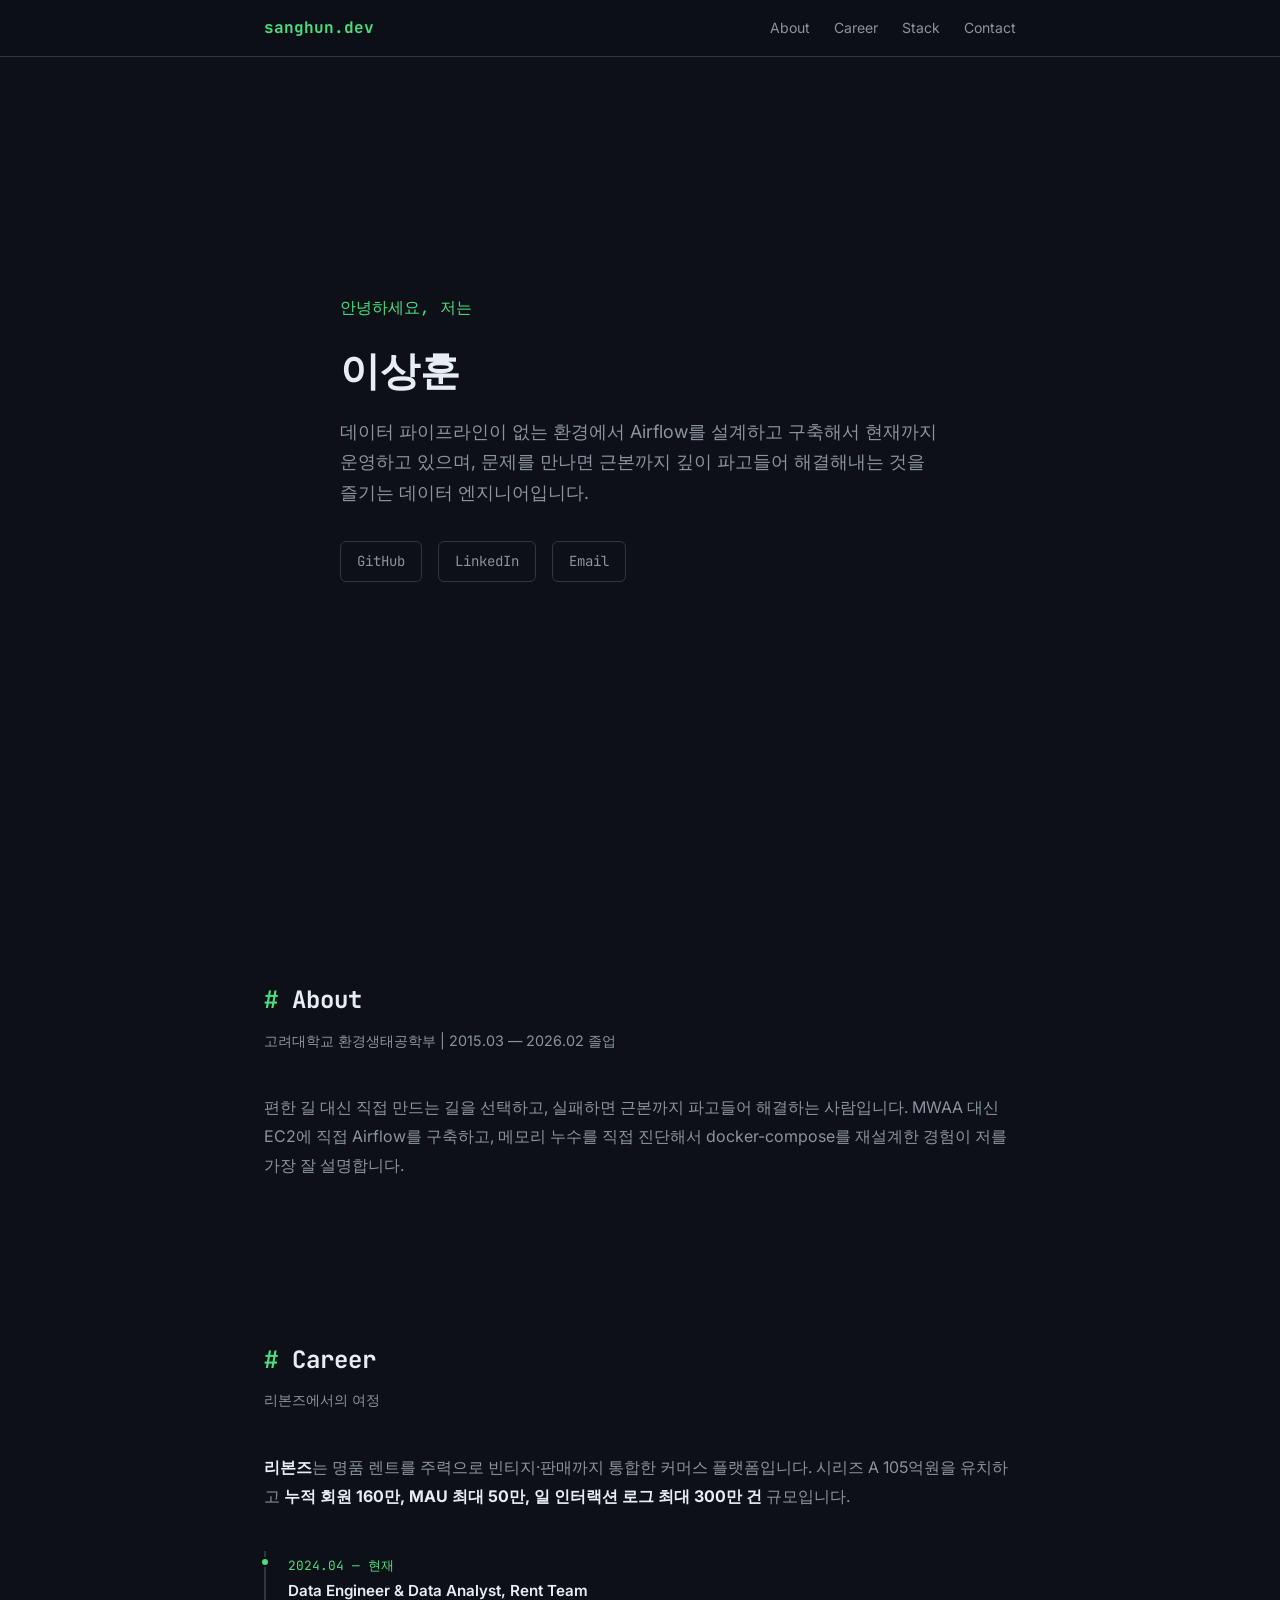
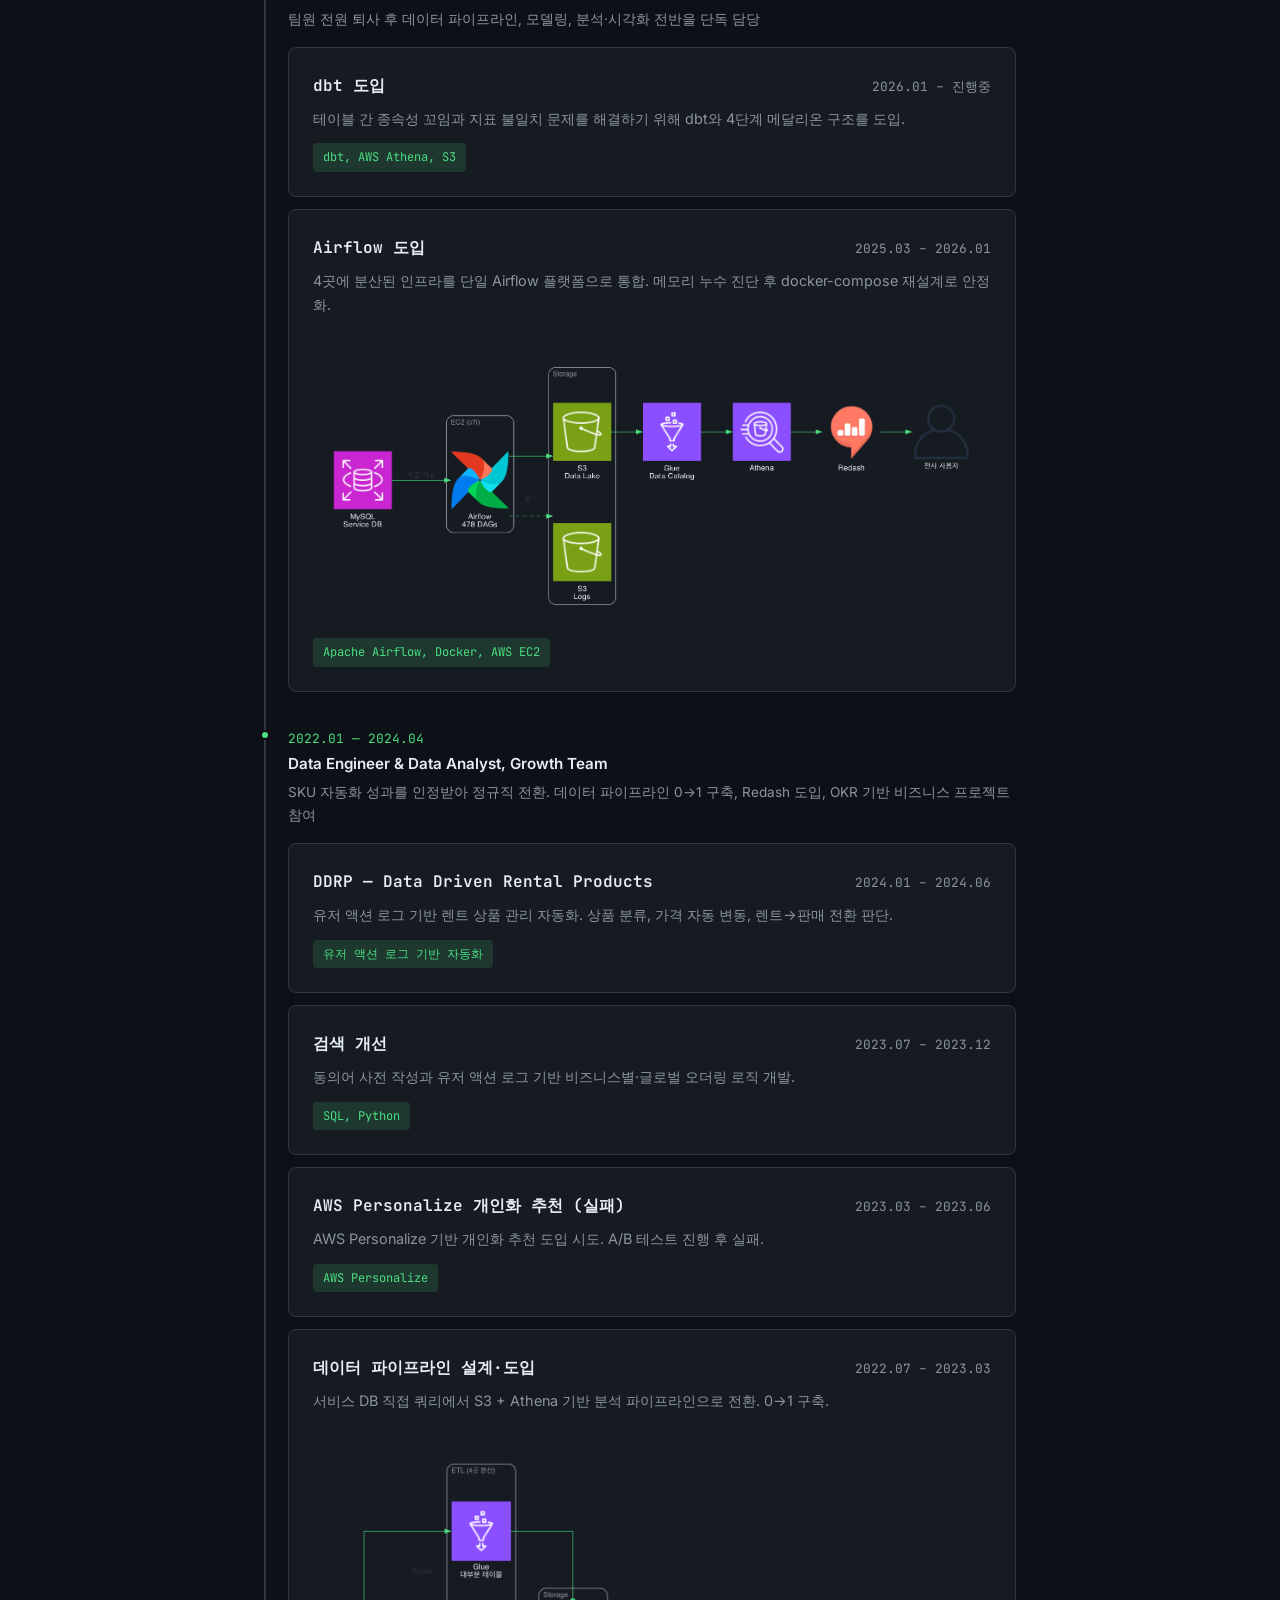
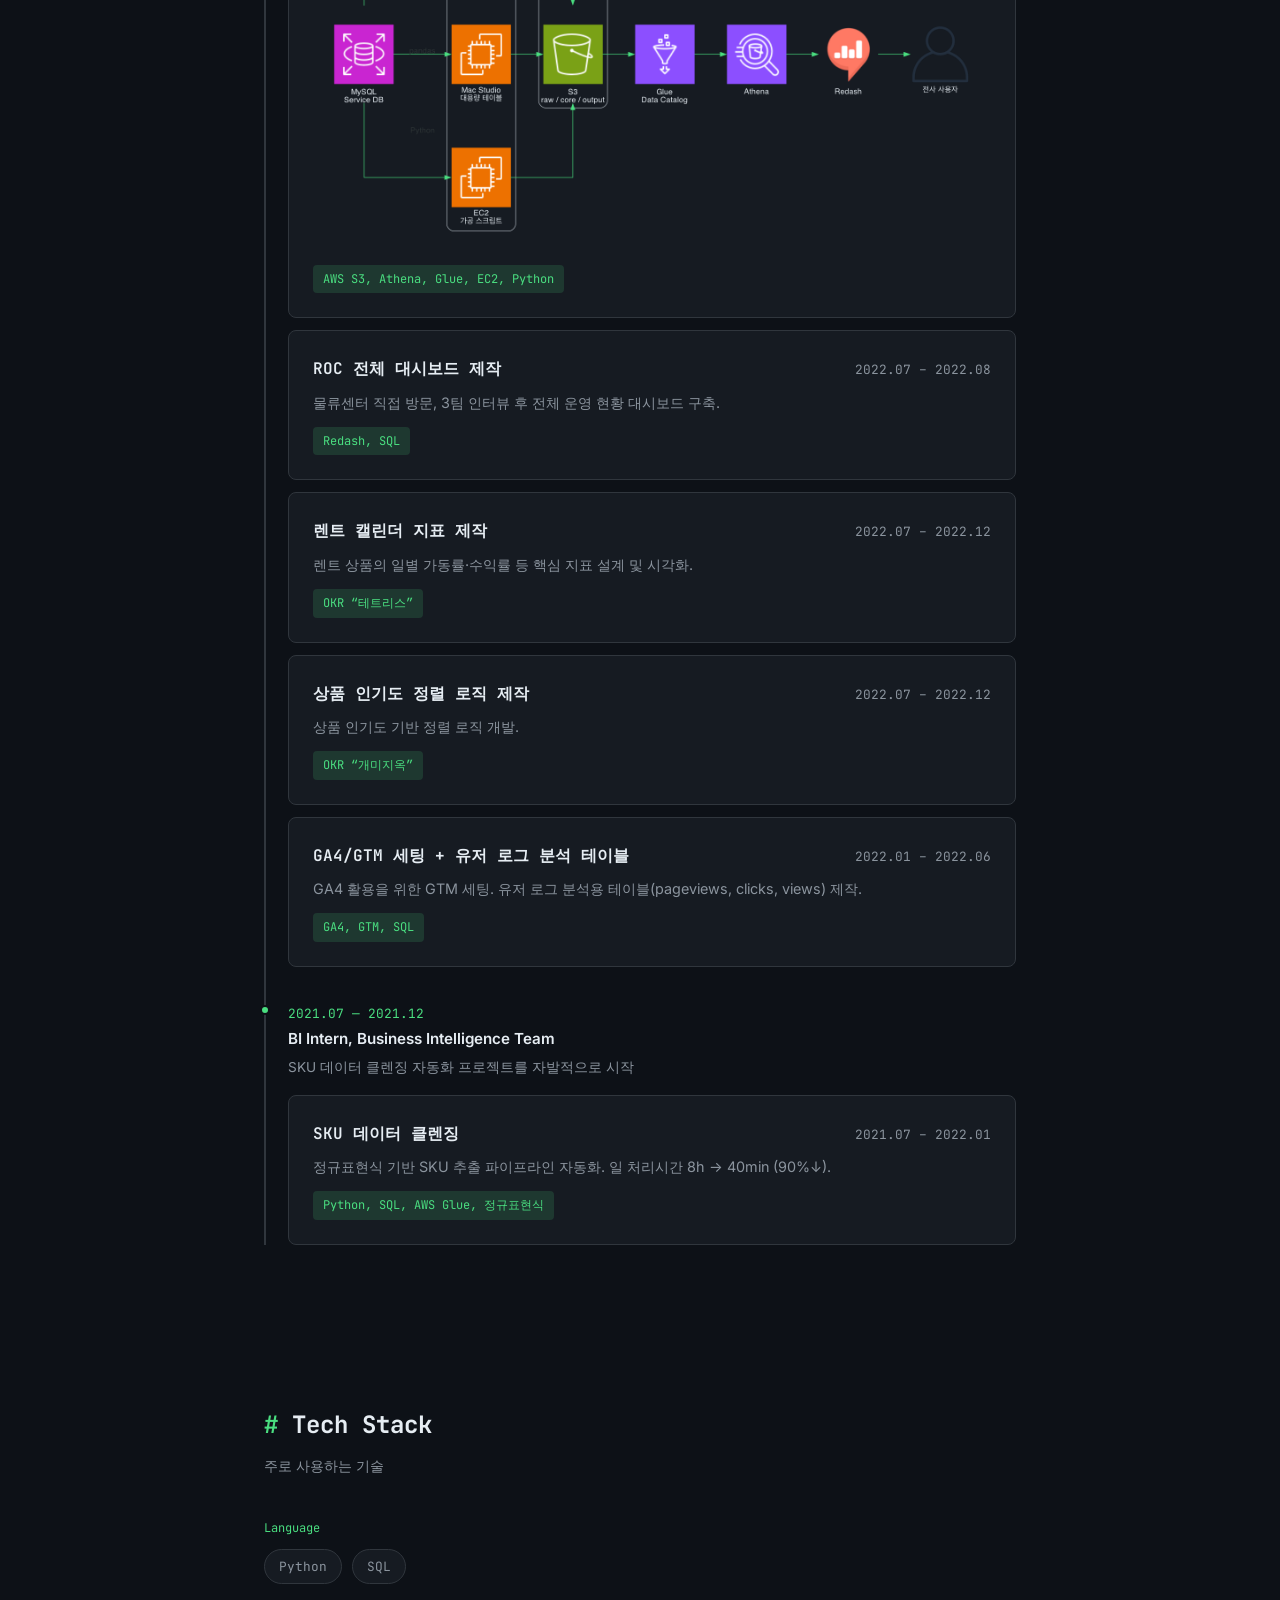
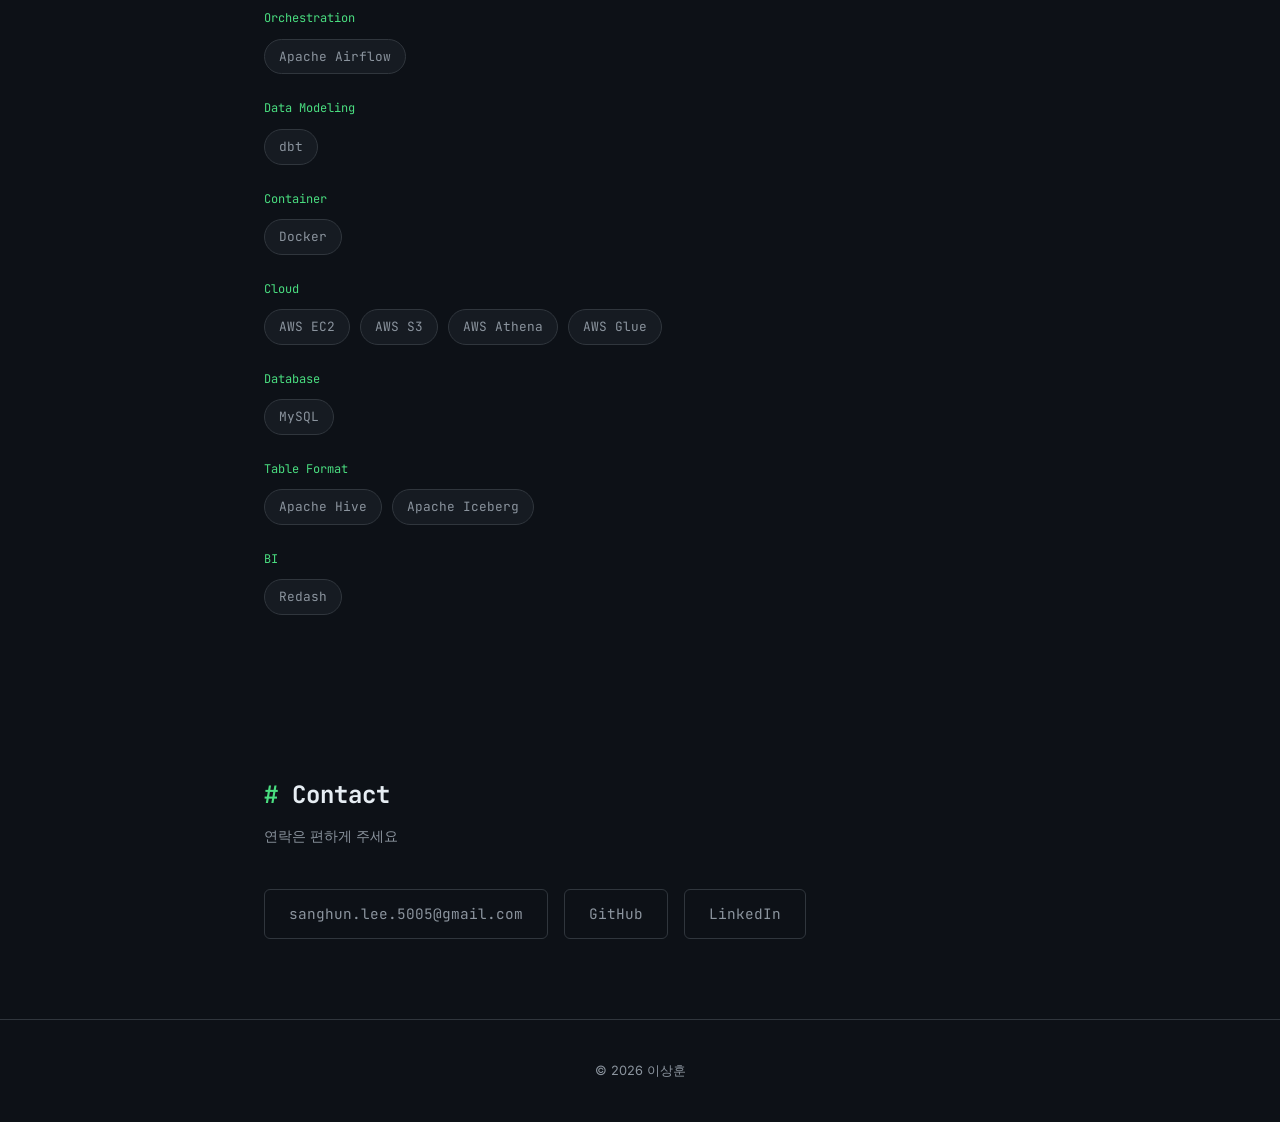
<file: index.html>
<!DOCTYPE html>
<html lang="ko">
<head>
  <meta charset="UTF-8">
  <meta name="viewport" content="width=device-width, initial-scale=1.0">
  <title>이상훈 | Data Engineer</title>
  <meta name="description" content="데이터 파이프라인이 없는 환경에서 Airflow를 설계하고 구축해서 운영하는 데이터 엔지니어 이상훈의 포트폴리오.">
  <link rel="stylesheet" href="./css/style.css">
</head>
<body>

  <!-- Navigation -->
  <nav class="nav">
    <div class="nav__inner">
      <a href="#hero" class="nav__logo">sanghun.dev</a>
      <ul class="nav__links">
        <li><a href="#about">About</a></li>
        <li><a href="#career">Career</a></li>
        <li><a href="#stack">Stack</a></li>
        <li><a href="#contact">Contact</a></li>
      </ul>
    </div>
  </nav>

  <!-- 1. 인적사항 + 한 줄 소개 -->
  <section id="hero" class="hero">
    <div class="container">
      <p class="hero__greeting">안녕하세요, 저는</p>
      <h1 class="hero__name">이상훈</h1>
      <p class="hero__tagline">데이터 파이프라인이 없는 환경에서 Airflow를 설계하고 구축해서 현재까지 운영하고 있으며, 문제를 만나면 근본까지 깊이 파고들어 해결해내는 것을 즐기는 데이터 엔지니어입니다.</p>
      <div class="hero__links">
        <a href="https://github.com/sanghunlee5005" target="_blank" rel="noopener">GitHub</a>
        <a href="https://www.linkedin.com/in/sanghoon-lee-5005/" target="_blank" rel="noopener">LinkedIn</a>
        <a href="mailto:sanghun.lee.5005@gmail.com">Email</a>
      </div>
    </div>
  </section>

  <!-- 2. 학력 + 소개 -->
  <section id="about" class="fade-in">
    <div class="container">
      <h2 class="section-title">About</h2>
      <p class="section-subtitle">고려대학교 환경생태공학부 | 2015.03 &mdash; 2026.02 졸업</p>
      <div class="about__text">
        <p>
          편한 길 대신 직접 만드는 길을 선택하고, 실패하면 근본까지 파고들어 해결하는 사람입니다.
          MWAA 대신 EC2에 직접 Airflow를 구축하고, 메모리 누수를 직접 진단해서 docker-compose를 재설계한 경험이 저를 가장 잘 설명합니다.
        </p>
      </div>
    </div>
  </section>

  <!-- 3. 경력 + 경력기술서 통합 (최신순) -->
  <section id="career" class="fade-in">
    <div class="container">
      <h2 class="section-title">Career</h2>
      <p class="section-subtitle">리본즈에서의 여정</p>

      <div class="about__text" style="margin-bottom: 40px;">
        <p>
          <strong>리본즈</strong>는 명품 렌트를 주력으로 빈티지&middot;판매까지 통합한 커머스 플랫폼입니다.
          시리즈 A 105억원을 유치하고 <strong>누적 회원 160만, MAU 최대 50만, 일 인터랙션 로그 최대 300만 건</strong> 규모입니다.
        </p>
      </div>

      <div class="timeline">

        <!-- 3기: Rent Team (최신) -->
        <div class="timeline__item">
          <span class="timeline__year">2024.04 &mdash; 현재</span>
          <p class="timeline__title">Data Engineer &amp; Data Analyst, Rent Team</p>
          <p class="timeline__desc">팀원 전원 퇴사 후 데이터 파이프라인, 모델링, 분석&middot;시각화 전반을 단독 담당</p>
          <div class="timeline__projects">
            <a href="./projects/dbt-medallion.html" class="project-card">
              <div class="project-card__header">
                <span class="project-card__title">dbt 도입</span>
                <span class="project-card__period">2026.01 &ndash; 진행중</span>
              </div>
              <p class="project-card__desc">테이블 간 종속성 꼬임과 지표 불일치 문제를 해결하기 위해 dbt와 4단계 메달리온 구조를 도입.</p>
              <div class="project-card__metrics">
                <span class="metric">dbt, AWS Athena, S3</span>
              </div>
            </a>
            <a href="./projects/airflow.html" class="project-card">
              <div class="project-card__header">
                <span class="project-card__title">Airflow 도입</span>
                <span class="project-card__period">2025.03 &ndash; 2026.01</span>
              </div>
              <p class="project-card__desc">4곳에 분산된 인프라를 단일 Airflow 플랫폼으로 통합. 메모리 누수 진단 후 docker-compose 재설계로 안정화.</p>
              <img src="./images/airflow-platform.png" alt="Airflow 플랫폼 아키텍처" style="width:100%; margin-top:12px; border-radius:6px;">
              <div class="project-card__metrics">
                <span class="metric">Apache Airflow, Docker, AWS EC2</span>
              </div>
            </a>
          </div>
        </div>

        <!-- 2기: Growth Team -->
        <div class="timeline__item">
          <span class="timeline__year">2022.01 &mdash; 2024.04</span>
          <p class="timeline__title">Data Engineer &amp; Data Analyst, Growth Team</p>
          <p class="timeline__desc">SKU 자동화 성과를 인정받아 정규직 전환. 데이터 파이프라인 0&rarr;1 구축, Redash 도입, OKR 기반 비즈니스 프로젝트 참여</p>
          <div class="timeline__projects">
            <a href="./projects/ddrp.html" class="project-card">
              <div class="project-card__header">
                <span class="project-card__title">DDRP &mdash; Data Driven Rental Products</span>
                <span class="project-card__period">2024.01 &ndash; 2024.06</span>
              </div>
              <p class="project-card__desc">유저 액션 로그 기반 렌트 상품 관리 자동화. 상품 분류, 가격 자동 변동, 렌트&rarr;판매 전환 판단.</p>
              <div class="project-card__metrics">
                <span class="metric">유저 액션 로그 기반 자동화</span>
              </div>
            </a>
            <a href="./projects/search.html" class="project-card">
              <div class="project-card__header">
                <span class="project-card__title">검색 개선</span>
                <span class="project-card__period">2023.07 &ndash; 2023.12</span>
              </div>
              <p class="project-card__desc">동의어 사전 작성과 유저 액션 로그 기반 비즈니스별&middot;글로벌 오더링 로직 개발.</p>
              <div class="project-card__metrics">
                <span class="metric">SQL, Python</span>
              </div>
            </a>
            <div class="project-card">
              <div class="project-card__header">
                <span class="project-card__title">AWS Personalize 개인화 추천 (실패)</span>
                <span class="project-card__period">2023.03 &ndash; 2023.06</span>
              </div>
              <p class="project-card__desc">AWS Personalize 기반 개인화 추천 도입 시도. A/B 테스트 진행 후 실패.</p>
              <div class="project-card__metrics">
                <span class="metric">AWS Personalize</span>
              </div>
            </div>
            <a href="./projects/data-pipeline.html" class="project-card">
              <div class="project-card__header">
                <span class="project-card__title">데이터 파이프라인 설계&middot;도입</span>
                <span class="project-card__period">2022.07 &ndash; 2023.03</span>
              </div>
              <p class="project-card__desc">서비스 DB 직접 쿼리에서 S3 + Athena 기반 분석 파이프라인으로 전환. 0&rarr;1 구축.</p>
              <img src="./images/data-pipeline.png" alt="데이터 파이프라인 아키텍처" style="width:100%; margin-top:12px; border-radius:6px;">
              <div class="project-card__metrics">
                <span class="metric">AWS S3, Athena, Glue, EC2, Python</span>
              </div>
            </a>
            <a href="./projects/roc-dashboard.html" class="project-card">
              <div class="project-card__header">
                <span class="project-card__title">ROC 전체 대시보드 제작</span>
                <span class="project-card__period">2022.07 &ndash; 2022.08</span>
              </div>
              <p class="project-card__desc">물류센터 직접 방문, 3팀 인터뷰 후 전체 운영 현황 대시보드 구축.</p>
              <div class="project-card__metrics">
                <span class="metric">Redash, SQL</span>
              </div>
            </a>
            <div class="project-card">
              <div class="project-card__header">
                <span class="project-card__title">렌트 캘린더 지표 제작</span>
                <span class="project-card__period">2022.07 &ndash; 2022.12</span>
              </div>
              <p class="project-card__desc">렌트 상품의 일별 가동률&middot;수익률 등 핵심 지표 설계 및 시각화.</p>
              <div class="project-card__metrics">
                <span class="metric">OKR &ldquo;테트리스&rdquo;</span>
              </div>
            </div>
            <div class="project-card">
              <div class="project-card__header">
                <span class="project-card__title">상품 인기도 정렬 로직 제작</span>
                <span class="project-card__period">2022.07 &ndash; 2022.12</span>
              </div>
              <p class="project-card__desc">상품 인기도 기반 정렬 로직 개발.</p>
              <div class="project-card__metrics">
                <span class="metric">OKR &ldquo;개미지옥&rdquo;</span>
              </div>
            </div>
            <div class="project-card">
              <div class="project-card__header">
                <span class="project-card__title">GA4/GTM 세팅 + 유저 로그 분석 테이블</span>
                <span class="project-card__period">2022.01 &ndash; 2022.06</span>
              </div>
              <p class="project-card__desc">GA4 활용을 위한 GTM 세팅. 유저 로그 분석용 테이블(pageviews, clicks, views) 제작.</p>
              <div class="project-card__metrics">
                <span class="metric">GA4, GTM, SQL</span>
              </div>
            </div>
          </div>
        </div>

        <!-- 1기: BI Intern -->
        <div class="timeline__item">
          <span class="timeline__year">2021.07 &mdash; 2021.12</span>
          <p class="timeline__title">BI Intern, Business Intelligence Team</p>
          <p class="timeline__desc">SKU 데이터 클렌징 자동화 프로젝트를 자발적으로 시작</p>
          <div class="timeline__projects">
            <a href="./projects/sku-cleansing.html" class="project-card">
              <div class="project-card__header">
                <span class="project-card__title">SKU 데이터 클렌징</span>
                <span class="project-card__period">2021.07 &ndash; 2022.01</span>
              </div>
              <p class="project-card__desc">정규표현식 기반 SKU 추출 파이프라인 자동화. 일 처리시간 8h &rarr; 40min (90%&darr;).</p>
              <div class="project-card__metrics">
                <span class="metric">Python, SQL, AWS Glue, 정규표현식</span>
              </div>
            </a>
          </div>
        </div>

      </div>
    </div>
  </section>

  <!-- 4. 기술 스택 -->
  <section id="stack" class="fade-in">
    <div class="container">
      <h2 class="section-title">Tech Stack</h2>
      <p class="section-subtitle">주로 사용하는 기술</p>

      <p class="tech-category">Language</p>
      <div class="tech-grid">
        <span class="tech-tag">Python</span>
        <span class="tech-tag">SQL</span>
      </div>

      <p class="tech-category">Orchestration</p>
      <div class="tech-grid">
        <span class="tech-tag">Apache Airflow</span>
      </div>

      <p class="tech-category">Data Modeling</p>
      <div class="tech-grid">
        <span class="tech-tag">dbt</span>
      </div>

      <p class="tech-category">Container</p>
      <div class="tech-grid">
        <span class="tech-tag">Docker</span>
      </div>

      <p class="tech-category">Cloud</p>
      <div class="tech-grid">
        <span class="tech-tag">AWS EC2</span>
        <span class="tech-tag">AWS S3</span>
        <span class="tech-tag">AWS Athena</span>
        <span class="tech-tag">AWS Glue</span>
      </div>

      <p class="tech-category">Database</p>
      <div class="tech-grid">
        <span class="tech-tag">MySQL</span>
      </div>

      <p class="tech-category">Table Format</p>
      <div class="tech-grid">
        <span class="tech-tag">Apache Hive</span>
        <span class="tech-tag">Apache Iceberg</span>
      </div>

      <p class="tech-category">BI</p>
      <div class="tech-grid">
        <span class="tech-tag">Redash</span>
      </div>
    </div>
  </section>

  <!-- Contact -->
  <section id="contact" class="fade-in">
    <div class="container">
      <h2 class="section-title">Contact</h2>
      <p class="section-subtitle">연락은 편하게 주세요</p>
      <div class="contact__links">
        <a href="mailto:sanghun.lee.5005@gmail.com" class="contact__link">sanghun.lee.5005@gmail.com</a>
        <a href="https://github.com/sanghunlee5005" target="_blank" rel="noopener" class="contact__link">GitHub</a>
        <a href="https://www.linkedin.com/in/sanghoon-lee-5005/" target="_blank" rel="noopener" class="contact__link">LinkedIn</a>
      </div>
    </div>
  </section>

  <!-- Footer -->
  <footer class="footer">
    <div class="container">
      <p>&copy; 2026 이상훈</p>
    </div>
  </footer>

  <script src="./js/main.js"></script>
</body>
</html>
</file>
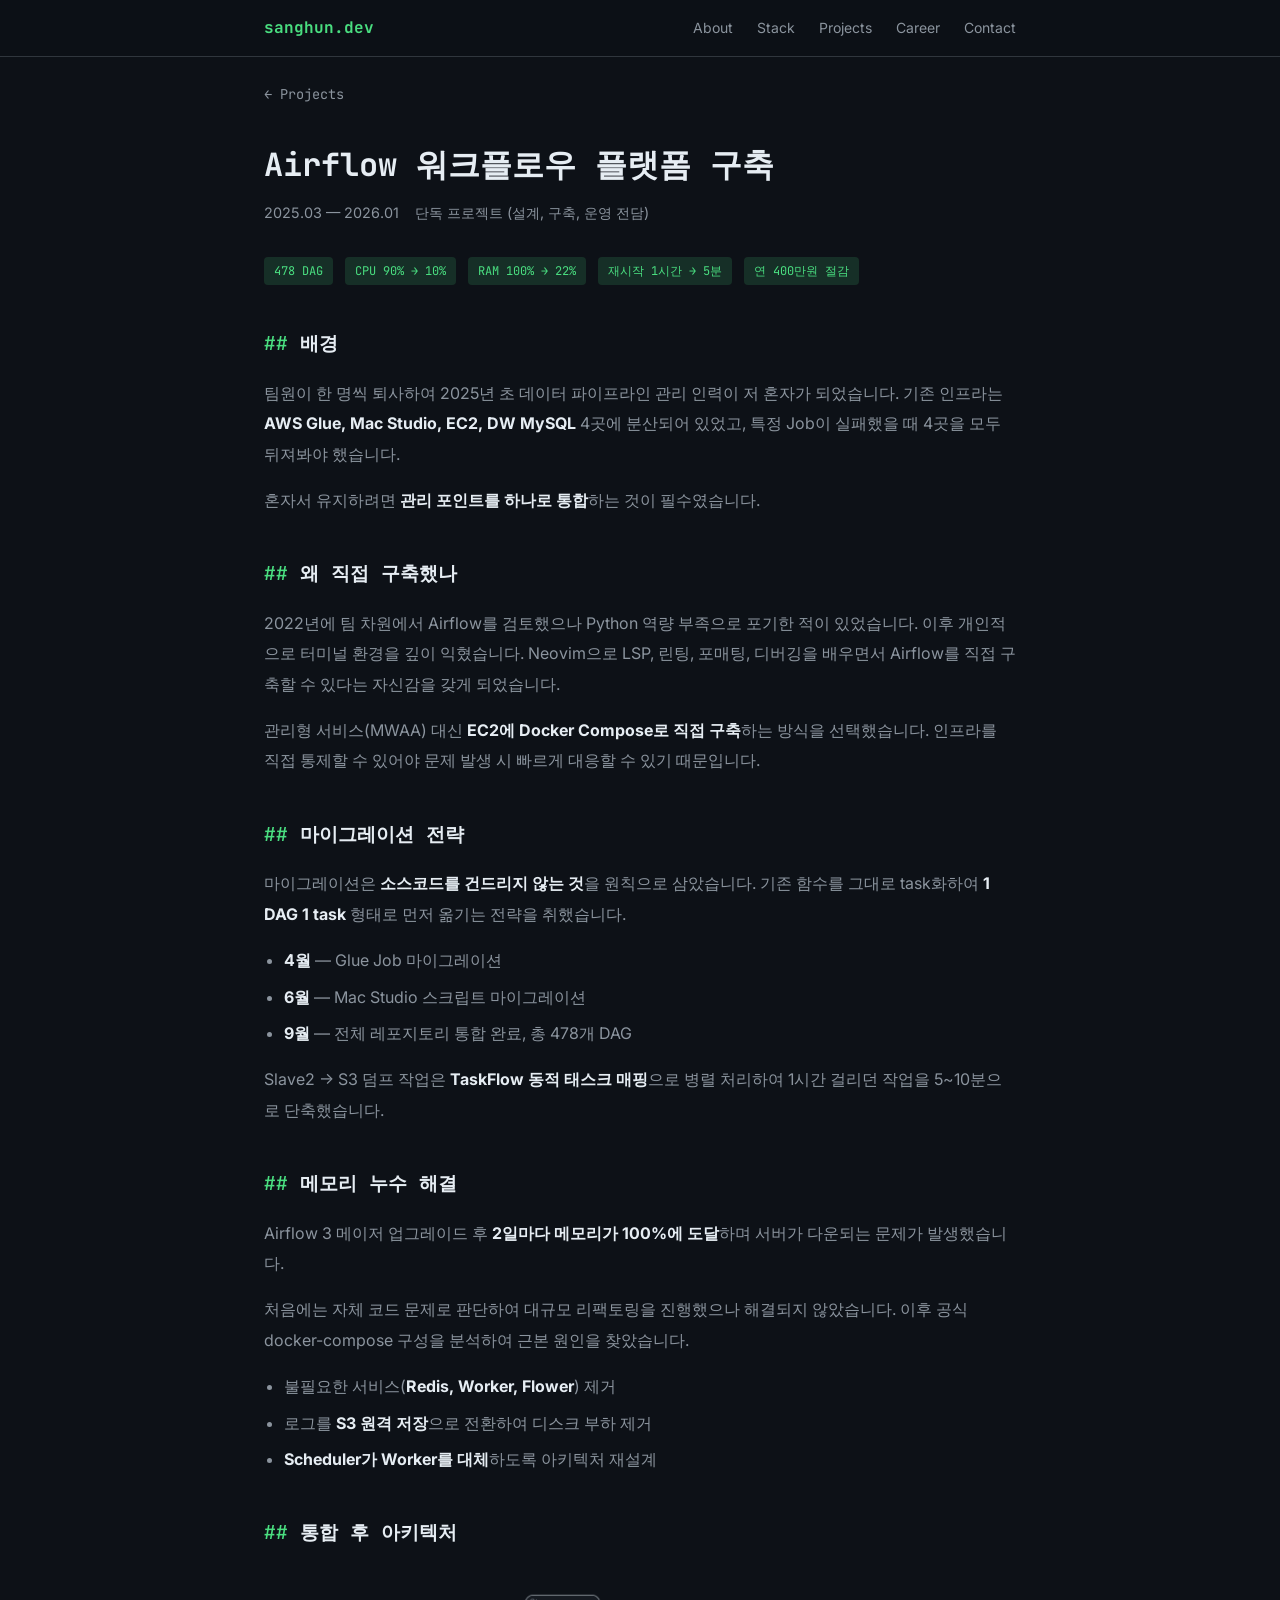
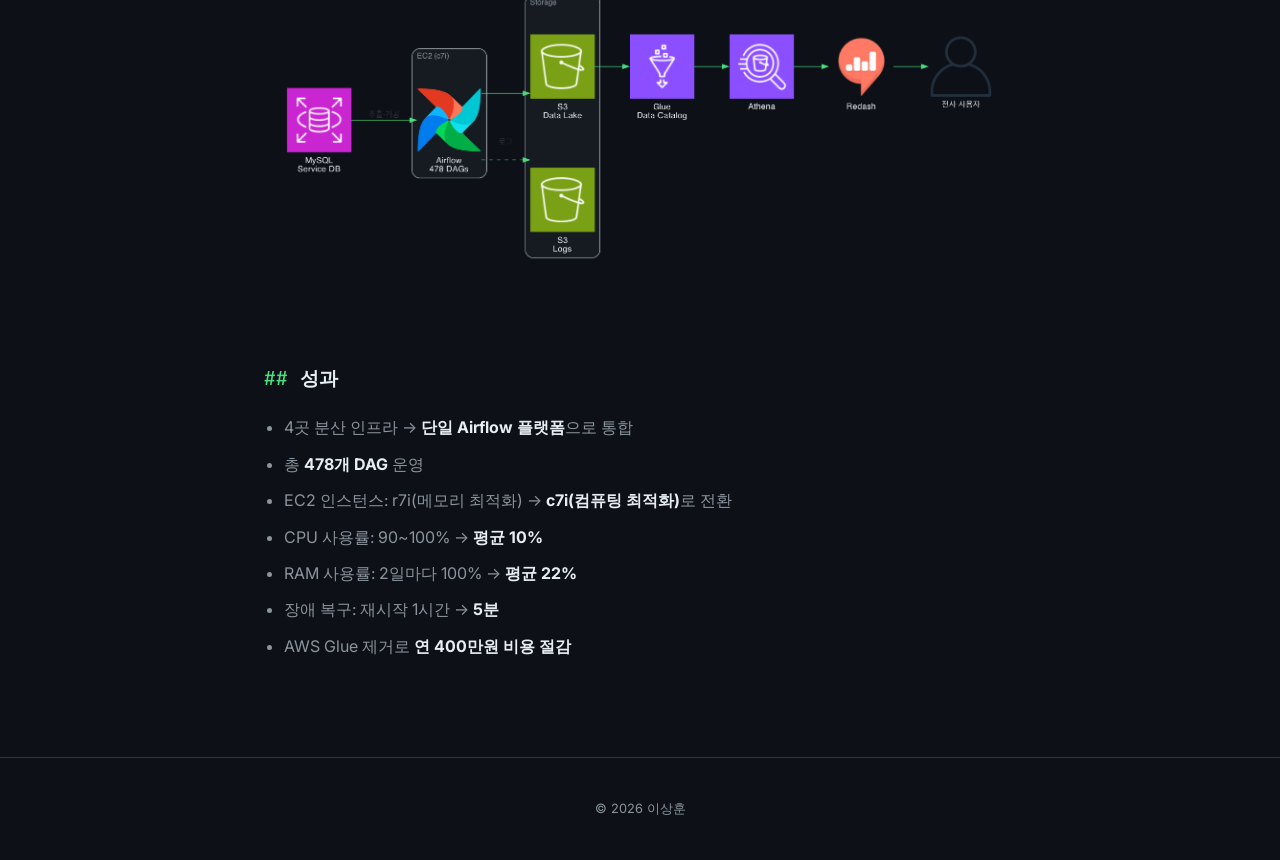
<file: projects/airflow.html>
<!DOCTYPE html>
<html lang="ko">
<head>
  <meta charset="UTF-8">
  <meta name="viewport" content="width=device-width, initial-scale=1.0">
  <title>Airflow 워크플로우 플랫폼 구축 | sanghun.dev</title>
  <link rel="stylesheet" href="../css/style.css">
</head>
<body>

  <!-- Navigation -->
  <nav class="nav">
    <div class="nav__inner">
      <a href="../index.html" class="nav__logo">sanghun.dev</a>
      <ul class="nav__links">
        <li><a href="../index.html#about">About</a></li>
        <li><a href="../index.html#stack">Stack</a></li>
        <li><a href="../index.html#projects">Projects</a></li>
        <li><a href="../index.html#career">Career</a></li>
        <li><a href="../index.html#contact">Contact</a></li>
      </ul>
    </div>
  </nav>

  <!-- Project Detail -->
  <section class="project-detail">
    <div class="container">
      <a href="../index.html#projects" class="project-detail__back">&larr; Projects</a>
      <h1 class="project-detail__title">Airflow 워크플로우 플랫폼 구축</h1>
      <div class="project-detail__meta">
        <span>2025.03 &mdash; 2026.01</span>
        <span>단독 프로젝트 (설계, 구축, 운영 전담)</span>
      </div>
      <div class="project-detail__metrics-bar">
        <span class="metric">478 DAG</span>
        <span class="metric">CPU 90% &rarr; 10%</span>
        <span class="metric">RAM 100% &rarr; 22%</span>
        <span class="metric">재시작 1시간 &rarr; 5분</span>
        <span class="metric">연 400만원 절감</span>
      </div>

      <div class="project-detail__content">
        <h2>배경</h2>
        <p>
          팀원이 한 명씩 퇴사하여 2025년 초 데이터 파이프라인 관리 인력이 저 혼자가 되었습니다.
          기존 인프라는 <strong>AWS Glue, Mac Studio, EC2, DW MySQL</strong> 4곳에 분산되어 있었고,
          특정 Job이 실패했을 때 4곳을 모두 뒤져봐야 했습니다.
        </p>
        <p>
          혼자서 유지하려면 <strong>관리 포인트를 하나로 통합</strong>하는 것이 필수였습니다.
        </p>

        <h2>왜 직접 구축했나</h2>
        <p>
          2022년에 팀 차원에서 Airflow를 검토했으나 Python 역량 부족으로 포기한 적이 있었습니다.
          이후 개인적으로 터미널 환경을 깊이 익혔습니다.
          Neovim으로 LSP, 린팅, 포매팅, 디버깅을 배우면서
          Airflow를 직접 구축할 수 있다는 자신감을 갖게 되었습니다.
        </p>
        <p>
          관리형 서비스(MWAA) 대신 <strong>EC2에 Docker Compose로 직접 구축</strong>하는 방식을 선택했습니다.
          인프라를 직접 통제할 수 있어야 문제 발생 시 빠르게 대응할 수 있기 때문입니다.
        </p>

        <h2>마이그레이션 전략</h2>
        <p>
          마이그레이션은 <strong>소스코드를 건드리지 않는 것</strong>을 원칙으로 삼았습니다.
          기존 함수를 그대로 task화하여 <strong>1 DAG 1 task</strong> 형태로 먼저 옮기는 전략을 취했습니다.
        </p>
        <ul>
          <li><strong>4월</strong> &mdash; Glue Job 마이그레이션</li>
          <li><strong>6월</strong> &mdash; Mac Studio 스크립트 마이그레이션</li>
          <li><strong>9월</strong> &mdash; 전체 레포지토리 통합 완료, 총 478개 DAG</li>
        </ul>
        <p>
          Slave2 &rarr; S3 덤프 작업은 <strong>TaskFlow 동적 태스크 매핑</strong>으로 병렬 처리하여
          1시간 걸리던 작업을 5~10분으로 단축했습니다.
        </p>

        <h2>메모리 누수 해결</h2>
        <p>
          Airflow 3 메이저 업그레이드 후 <strong>2일마다 메모리가 100%에 도달</strong>하며 서버가 다운되는 문제가 발생했습니다.
        </p>
        <p>
          처음에는 자체 코드 문제로 판단하여 대규모 리팩토링을 진행했으나 해결되지 않았습니다.
          이후 공식 docker-compose 구성을 분석하여 근본 원인을 찾았습니다.
        </p>
        <ul>
          <li>불필요한 서비스(<strong>Redis, Worker, Flower</strong>) 제거</li>
          <li>로그를 <strong>S3 원격 저장</strong>으로 전환하여 디스크 부하 제거</li>
          <li><strong>Scheduler가 Worker를 대체</strong>하도록 아키텍처 재설계</li>
        </ul>

        <h2>통합 후 아키텍처</h2>
        <img src="../images/airflow-platform.png" alt="Airflow 플랫폼 아키텍처" style="width:100%; margin-bottom:24px; border-radius:8px;">

        <h2>성과</h2>
        <ul>
          <li>4곳 분산 인프라 &rarr; <strong>단일 Airflow 플랫폼</strong>으로 통합</li>
          <li>총 <strong>478개 DAG</strong> 운영</li>
          <li>EC2 인스턴스: r7i(메모리 최적화) &rarr; <strong>c7i(컴퓨팅 최적화)</strong>로 전환</li>
          <li>CPU 사용률: 90~100% &rarr; <strong>평균 10%</strong></li>
          <li>RAM 사용률: 2일마다 100% &rarr; <strong>평균 22%</strong></li>
          <li>장애 복구: 재시작 1시간 &rarr; <strong>5분</strong></li>
          <li>AWS Glue 제거로 <strong>연 400만원 비용 절감</strong></li>
        </ul>
      </div>
    </div>
  </section>

  <!-- Footer -->
  <footer class="footer">
    <div class="container">
      <p>&copy; 2026 이상훈</p>
    </div>
  </footer>

  <script src="../js/main.js"></script>
</body>
</html>
</file>
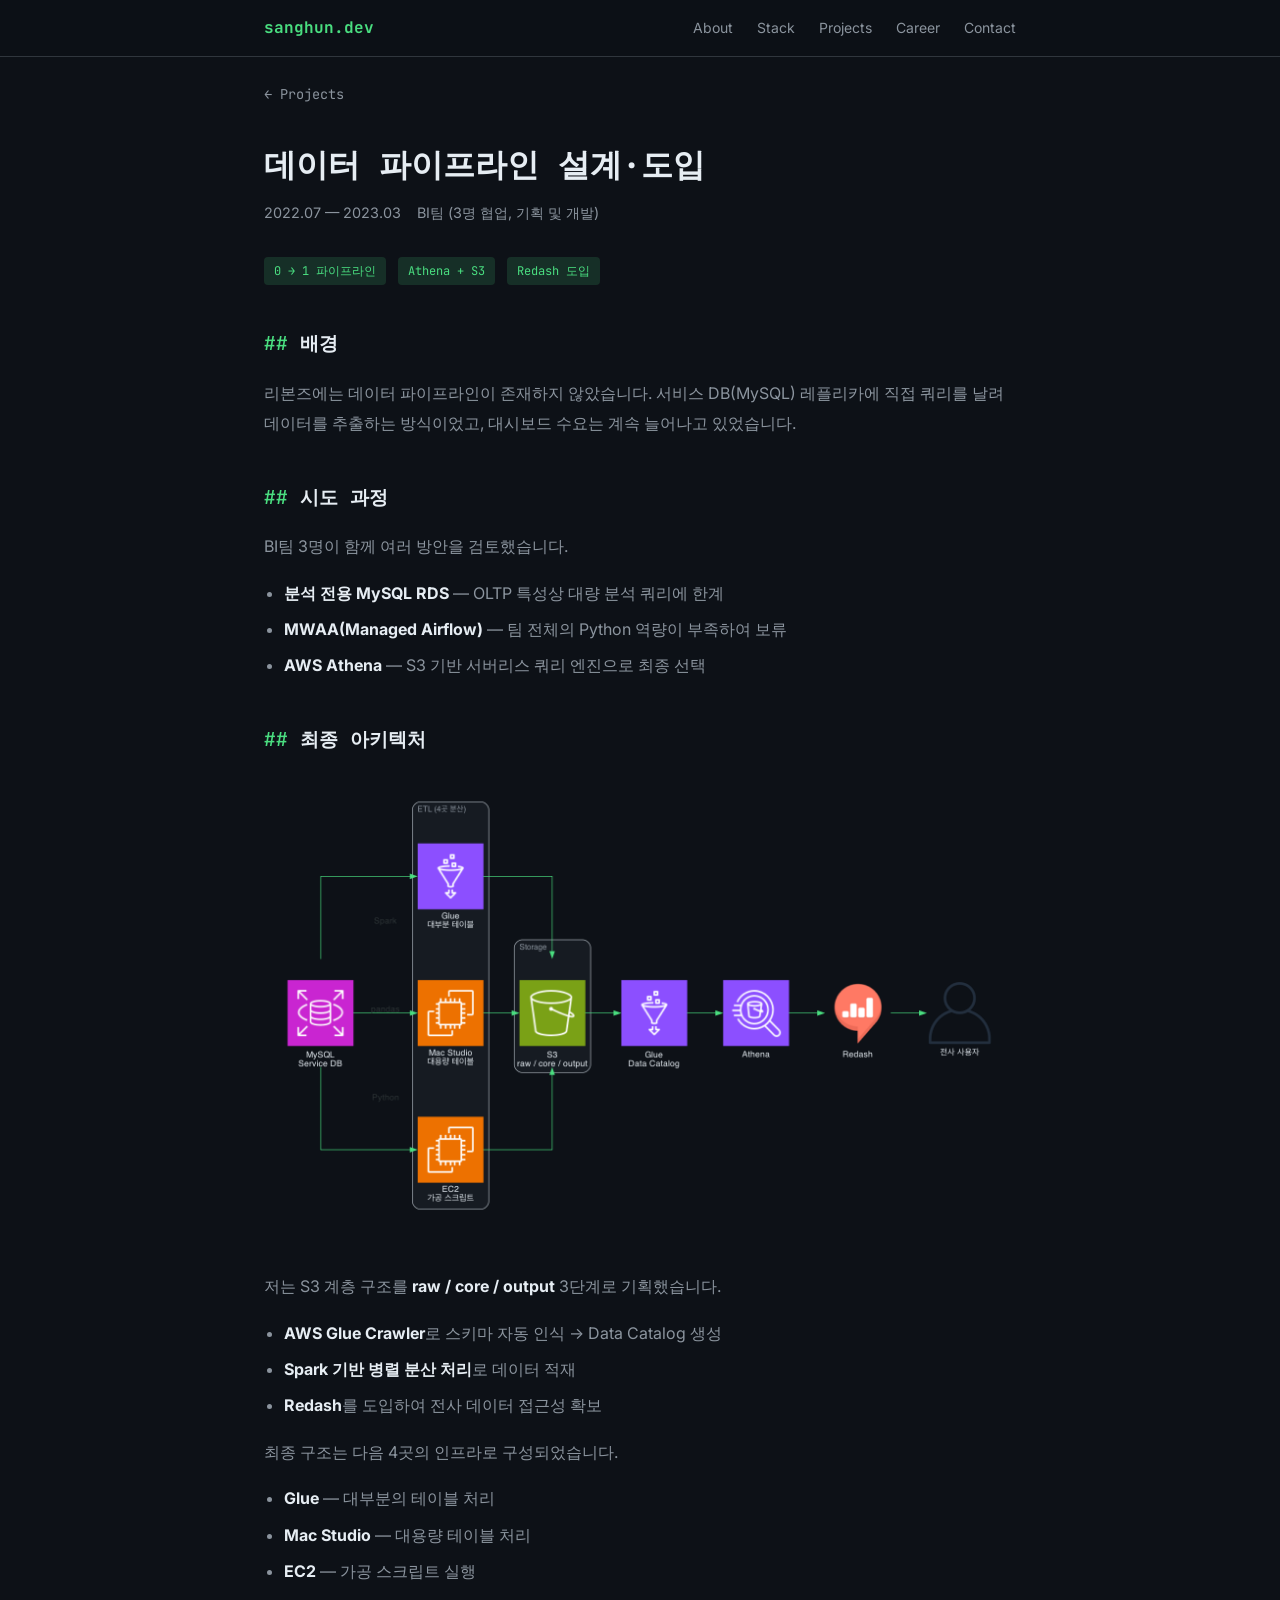
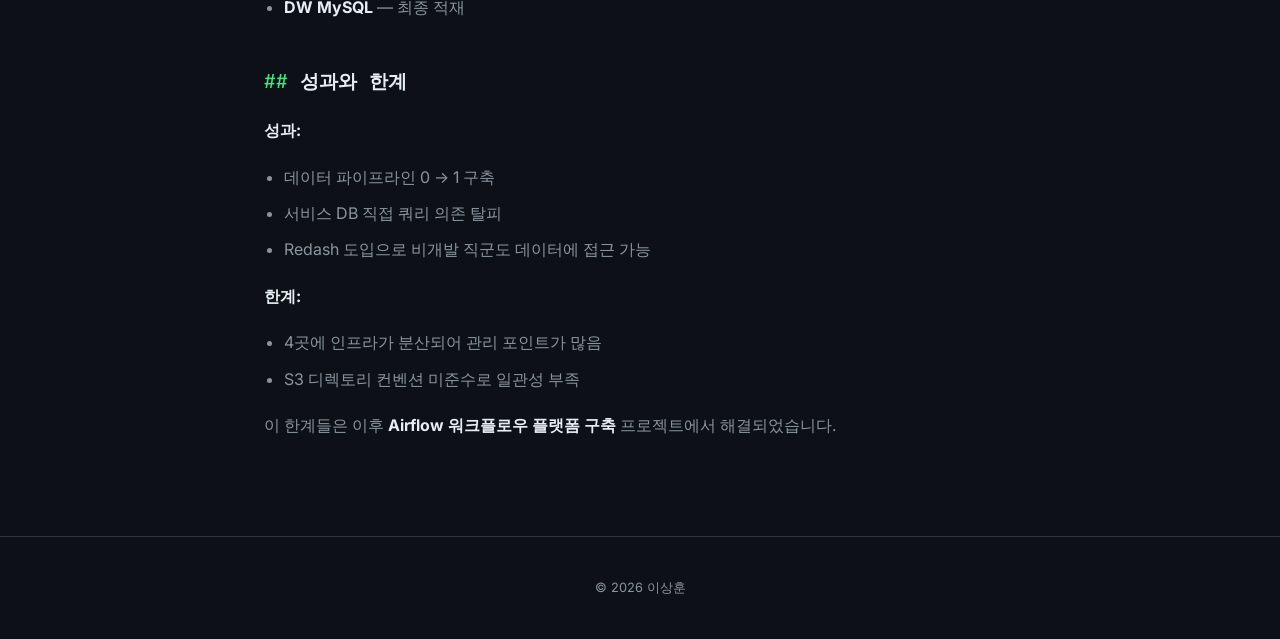
<file: projects/data-pipeline.html>
<!DOCTYPE html>
<html lang="ko">
<head>
  <meta charset="UTF-8">
  <meta name="viewport" content="width=device-width, initial-scale=1.0">
  <title>데이터 파이프라인 설계·도입 | sanghun.dev</title>
  <link rel="stylesheet" href="../css/style.css">
</head>
<body>

  <!-- Navigation -->
  <nav class="nav">
    <div class="nav__inner">
      <a href="../index.html" class="nav__logo">sanghun.dev</a>
      <ul class="nav__links">
        <li><a href="../index.html#about">About</a></li>
        <li><a href="../index.html#stack">Stack</a></li>
        <li><a href="../index.html#projects">Projects</a></li>
        <li><a href="../index.html#career">Career</a></li>
        <li><a href="../index.html#contact">Contact</a></li>
      </ul>
    </div>
  </nav>

  <!-- Project Detail -->
  <section class="project-detail">
    <div class="container">
      <a href="../index.html#projects" class="project-detail__back">&larr; Projects</a>
      <h1 class="project-detail__title">데이터 파이프라인 설계&middot;도입</h1>
      <div class="project-detail__meta">
        <span>2022.07 &mdash; 2023.03</span>
        <span>BI팀 (3명 협업, 기획 및 개발)</span>
      </div>
      <div class="project-detail__metrics-bar">
        <span class="metric">0 &rarr; 1 파이프라인</span>
        <span class="metric">Athena + S3</span>
        <span class="metric">Redash 도입</span>
      </div>

      <div class="project-detail__content">
        <h2>배경</h2>
        <p>
          리본즈에는 데이터 파이프라인이 존재하지 않았습니다.
          서비스 DB(MySQL) 레플리카에 직접 쿼리를 날려 데이터를 추출하는 방식이었고,
          대시보드 수요는 계속 늘어나고 있었습니다.
        </p>

        <h2>시도 과정</h2>
        <p>BI팀 3명이 함께 여러 방안을 검토했습니다.</p>
        <ul>
          <li><strong>분석 전용 MySQL RDS</strong> &mdash; OLTP 특성상 대량 분석 쿼리에 한계</li>
          <li><strong>MWAA(Managed Airflow)</strong> &mdash; 팀 전체의 Python 역량이 부족하여 보류</li>
          <li><strong>AWS Athena</strong> &mdash; S3 기반 서버리스 쿼리 엔진으로 최종 선택</li>
        </ul>

        <h2>최종 아키텍처</h2>
        <img src="../images/data-pipeline.png" alt="데이터 파이프라인 아키텍처" style="width:100%; margin-bottom:24px; border-radius:8px;">
        <p>
          저는 S3 계층 구조를 <strong>raw / core / output</strong> 3단계로 기획했습니다.
        </p>
        <ul>
          <li><strong>AWS Glue Crawler</strong>로 스키마 자동 인식 &rarr; Data Catalog 생성</li>
          <li><strong>Spark 기반 병렬 분산 처리</strong>로 데이터 적재</li>
          <li><strong>Redash</strong>를 도입하여 전사 데이터 접근성 확보</li>
        </ul>
        <p>최종 구조는 다음 4곳의 인프라로 구성되었습니다.</p>
        <ul>
          <li><strong>Glue</strong> &mdash; 대부분의 테이블 처리</li>
          <li><strong>Mac Studio</strong> &mdash; 대용량 테이블 처리</li>
          <li><strong>EC2</strong> &mdash; 가공 스크립트 실행</li>
          <li><strong>DW MySQL</strong> &mdash; 최종 적재</li>
        </ul>

        <h2>성과와 한계</h2>
        <p><strong>성과:</strong></p>
        <ul>
          <li>데이터 파이프라인 0 &rarr; 1 구축</li>
          <li>서비스 DB 직접 쿼리 의존 탈피</li>
          <li>Redash 도입으로 비개발 직군도 데이터에 접근 가능</li>
        </ul>
        <p><strong>한계:</strong></p>
        <ul>
          <li>4곳에 인프라가 분산되어 관리 포인트가 많음</li>
          <li>S3 디렉토리 컨벤션 미준수로 일관성 부족</li>
        </ul>
        <p>
          이 한계들은 이후 <strong>Airflow 워크플로우 플랫폼 구축</strong> 프로젝트에서 해결되었습니다.
        </p>
      </div>
    </div>
  </section>

  <!-- Footer -->
  <footer class="footer">
    <div class="container">
      <p>&copy; 2026 이상훈</p>
    </div>
  </footer>

  <script src="../js/main.js"></script>
</body>
</html>
</file>
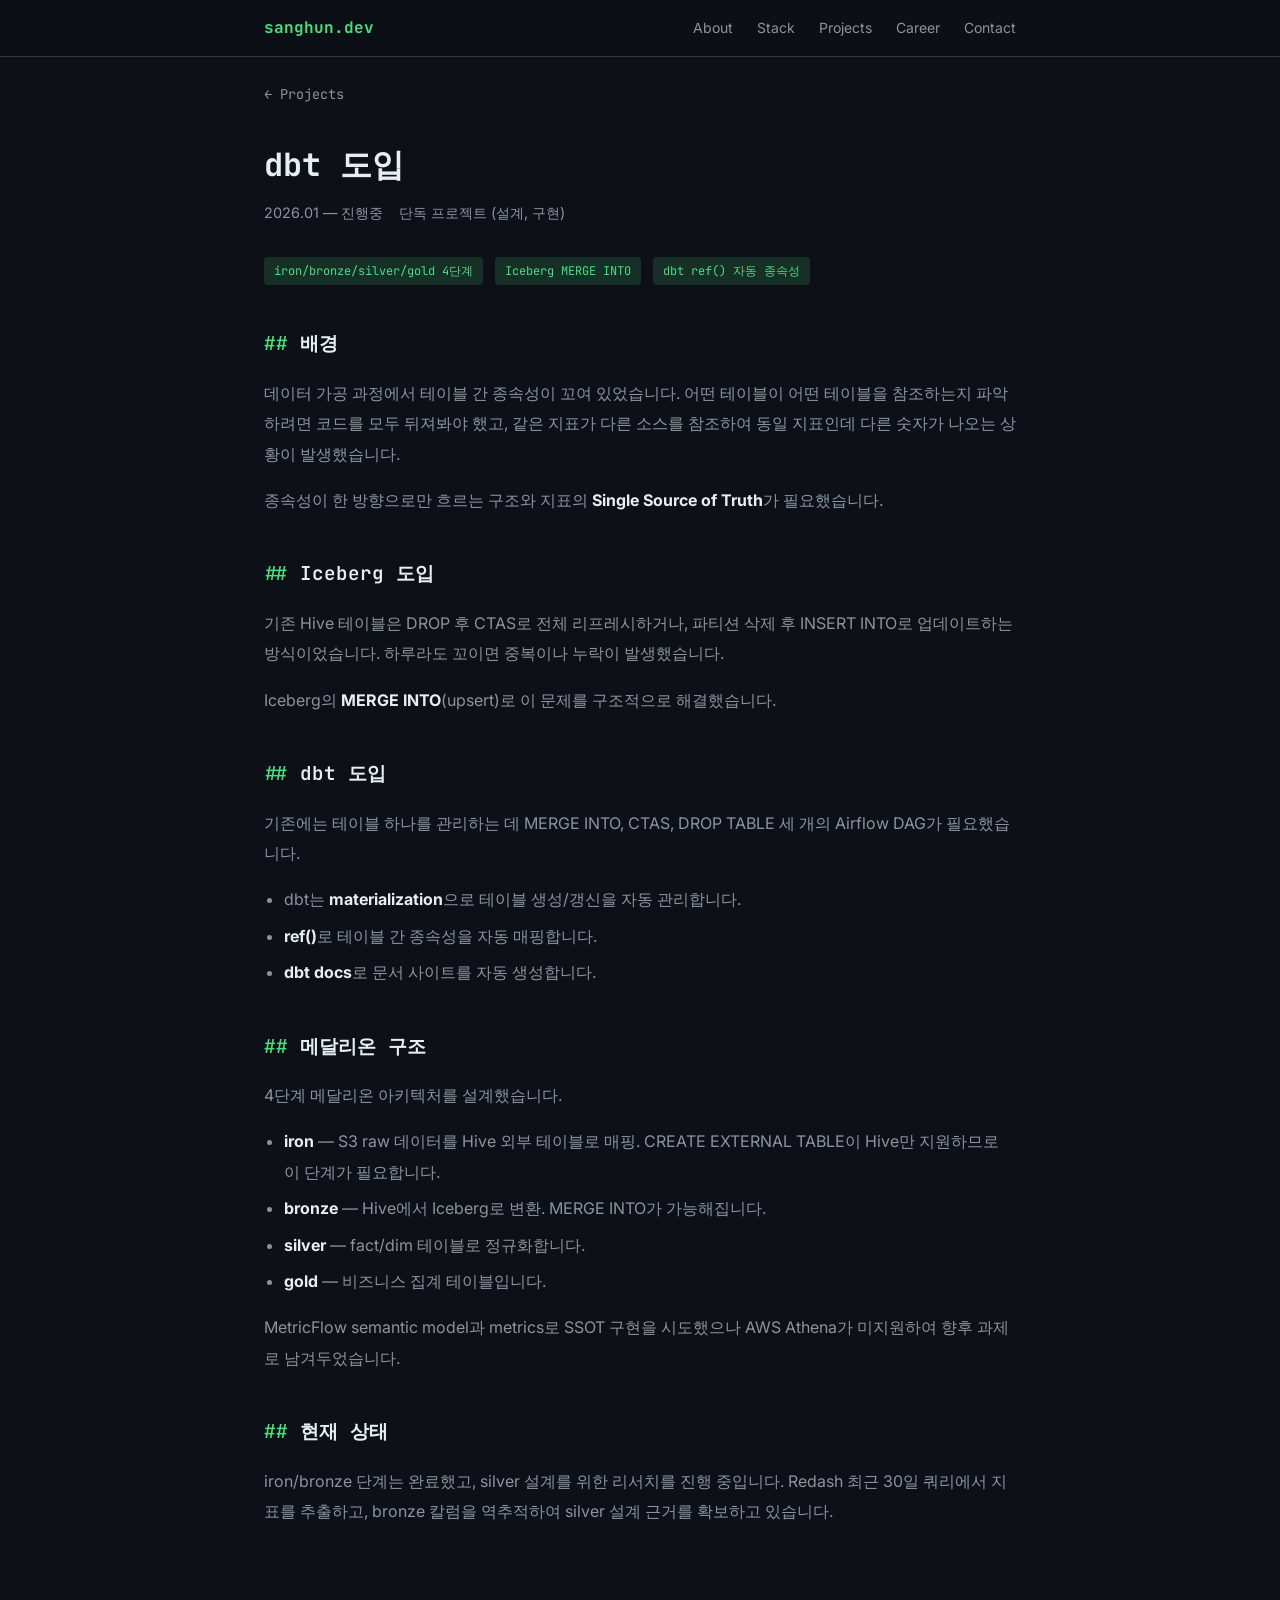
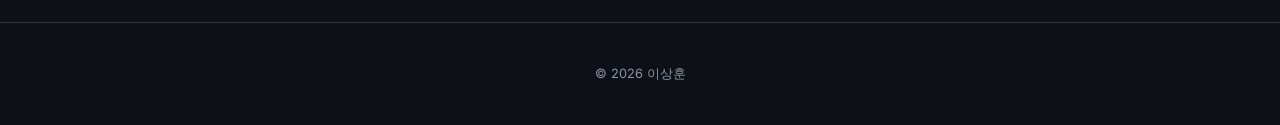
<file: projects/dbt-medallion.html>
<!DOCTYPE html>
<html lang="ko">
<head>
  <meta charset="UTF-8">
  <meta name="viewport" content="width=device-width, initial-scale=1.0">
  <title>dbt 도입 | sanghun.dev</title>
  <link rel="stylesheet" href="../css/style.css">
</head>
<body>

  <nav class="nav">
    <div class="nav__inner">
      <a href="../index.html" class="nav__logo">sanghun.dev</a>
      <ul class="nav__links">
        <li><a href="../index.html#about">About</a></li>
        <li><a href="../index.html#stack">Stack</a></li>
        <li><a href="../index.html#projects">Projects</a></li>
        <li><a href="../index.html#career">Career</a></li>
        <li><a href="../index.html#contact">Contact</a></li>
      </ul>
    </div>
  </nav>

  <section class="project-detail">
    <div class="container">
      <a href="../index.html#projects" class="project-detail__back">&larr; Projects</a>

      <h1 class="project-detail__title">dbt 도입</h1>

      <div class="project-detail__meta">
        <span>2026.01 &mdash; 진행중</span>
        <span>단독 프로젝트 (설계, 구현)</span>
      </div>

      <div class="project-detail__metrics-bar">
        <span class="metric">iron/bronze/silver/gold 4단계</span>
        <span class="metric">Iceberg MERGE INTO</span>
        <span class="metric">dbt ref() 자동 종속성</span>
      </div>

      <div class="project-detail__content">

        <h2>배경</h2>
        <p>
          데이터 가공 과정에서 테이블 간 종속성이 꼬여 있었습니다. 어떤 테이블이 어떤 테이블을 참조하는지 파악하려면 코드를 모두 뒤져봐야 했고, 같은 지표가 다른 소스를 참조하여 동일 지표인데 다른 숫자가 나오는 상황이 발생했습니다.
        </p>
        <p>
          종속성이 한 방향으로만 흐르는 구조와 지표의 <strong>Single Source of Truth</strong>가 필요했습니다.
        </p>

        <h2>Iceberg 도입</h2>
        <p>
          기존 Hive 테이블은 DROP 후 CTAS로 전체 리프레시하거나, 파티션 삭제 후 INSERT INTO로 업데이트하는 방식이었습니다. 하루라도 꼬이면 중복이나 누락이 발생했습니다.
        </p>
        <p>
          Iceberg의 <strong>MERGE INTO</strong>(upsert)로 이 문제를 구조적으로 해결했습니다.
        </p>

        <h2>dbt 도입</h2>
        <p>
          기존에는 테이블 하나를 관리하는 데 MERGE INTO, CTAS, DROP TABLE 세 개의 Airflow DAG가 필요했습니다.
        </p>
        <ul>
          <li>dbt는 <strong>materialization</strong>으로 테이블 생성/갱신을 자동 관리합니다.</li>
          <li><strong>ref()</strong>로 테이블 간 종속성을 자동 매핑합니다.</li>
          <li><strong>dbt docs</strong>로 문서 사이트를 자동 생성합니다.</li>
        </ul>

        <h2>메달리온 구조</h2>
        <p>4단계 메달리온 아키텍처를 설계했습니다.</p>
        <ul>
          <li><strong>iron</strong> &mdash; S3 raw 데이터를 Hive 외부 테이블로 매핑. CREATE EXTERNAL TABLE이 Hive만 지원하므로 이 단계가 필요합니다.</li>
          <li><strong>bronze</strong> &mdash; Hive에서 Iceberg로 변환. MERGE INTO가 가능해집니다.</li>
          <li><strong>silver</strong> &mdash; fact/dim 테이블로 정규화합니다.</li>
          <li><strong>gold</strong> &mdash; 비즈니스 집계 테이블입니다.</li>
        </ul>
        <p>
          MetricFlow semantic model과 metrics로 SSOT 구현을 시도했으나 AWS Athena가 미지원하여 향후 과제로 남겨두었습니다.
        </p>

        <h2>현재 상태</h2>
        <p>
          iron/bronze 단계는 완료했고, silver 설계를 위한 리서치를 진행 중입니다. Redash 최근 30일 쿼리에서 지표를 추출하고, bronze 칼럼을 역추적하여 silver 설계 근거를 확보하고 있습니다.
        </p>

      </div>
    </div>
  </section>

  <footer class="footer">
    <div class="container">
      <p>&copy; 2026 이상훈</p>
    </div>
  </footer>

  <script src="../js/main.js"></script>
</body>
</html>
</file>
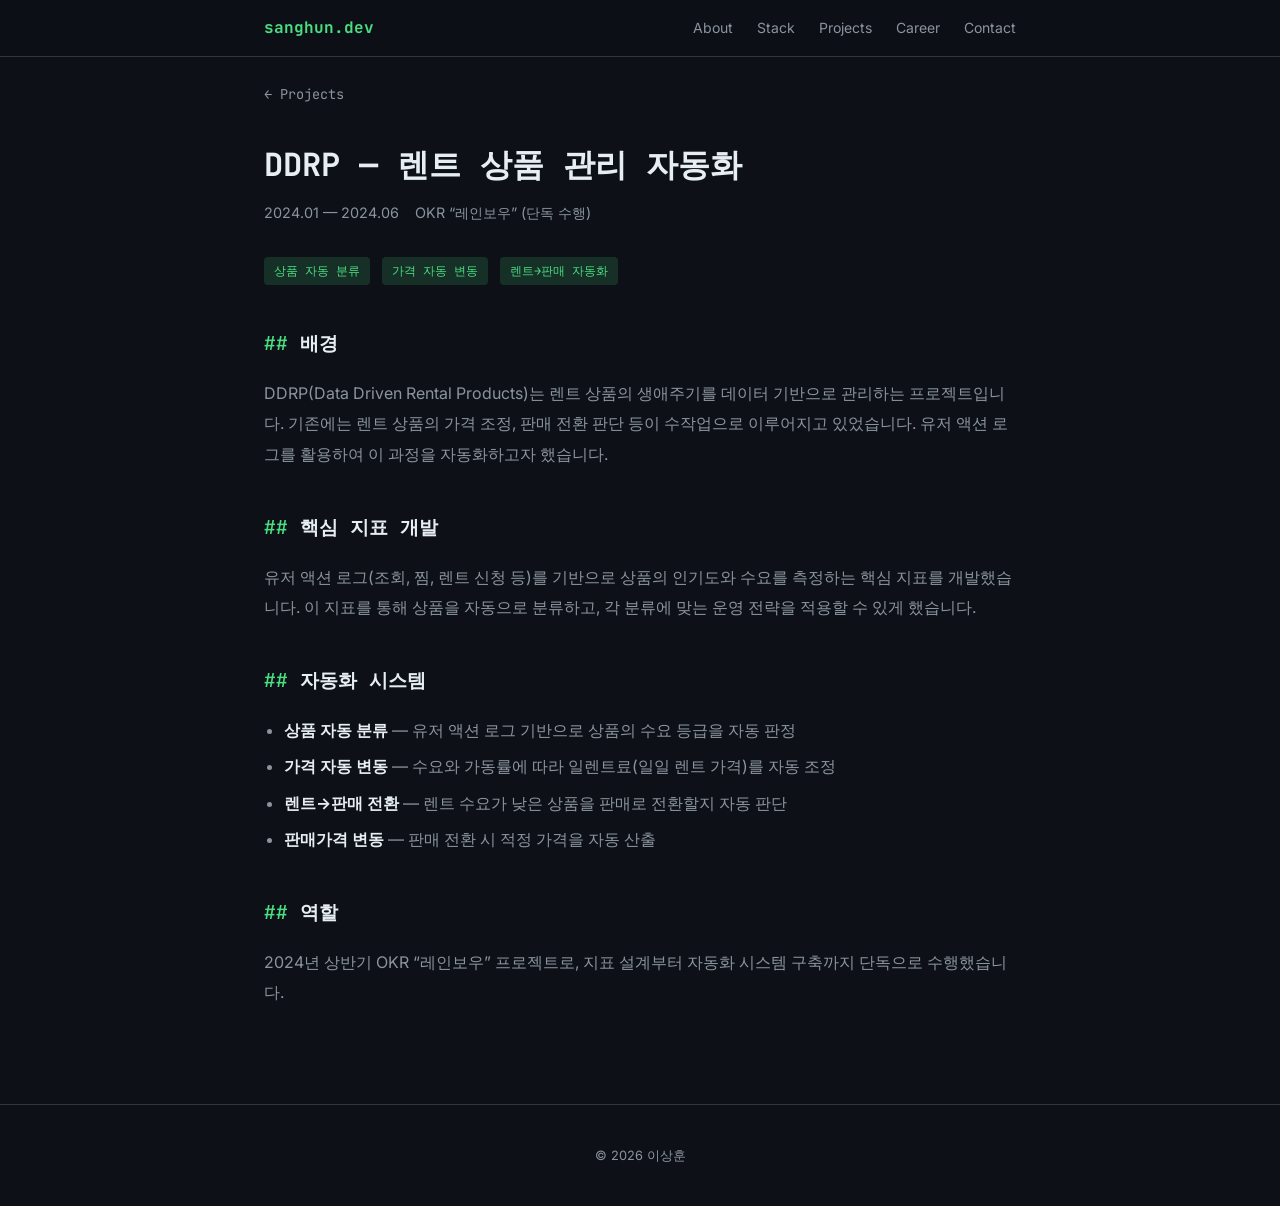
<file: projects/ddrp.html>
<!DOCTYPE html>
<html lang="ko">
<head>
  <meta charset="UTF-8">
  <meta name="viewport" content="width=device-width, initial-scale=1.0">
  <title>DDRP — 렌트 상품 관리 자동화 | sanghun.dev</title>
  <link rel="stylesheet" href="../css/style.css">
</head>
<body>

  <nav class="nav">
    <div class="nav__inner">
      <a href="../index.html" class="nav__logo">sanghun.dev</a>
      <ul class="nav__links">
        <li><a href="../index.html#about">About</a></li>
        <li><a href="../index.html#stack">Stack</a></li>
        <li><a href="../index.html#projects">Projects</a></li>
        <li><a href="../index.html#career">Career</a></li>
        <li><a href="../index.html#contact">Contact</a></li>
      </ul>
    </div>
  </nav>

  <section class="project-detail">
    <div class="container">
      <a href="../index.html#projects" class="project-detail__back">&larr; Projects</a>

      <h1 class="project-detail__title">DDRP &mdash; 렌트 상품 관리 자동화</h1>

      <div class="project-detail__meta">
        <span>2024.01 &mdash; 2024.06</span>
        <span>OKR &ldquo;레인보우&rdquo; (단독 수행)</span>
      </div>

      <div class="project-detail__metrics-bar">
        <span class="metric">상품 자동 분류</span>
        <span class="metric">가격 자동 변동</span>
        <span class="metric">렌트&rarr;판매 자동화</span>
      </div>

      <div class="project-detail__content">

        <h2>배경</h2>
        <p>
          DDRP(Data Driven Rental Products)는 렌트 상품의 생애주기를 데이터 기반으로 관리하는 프로젝트입니다.
          기존에는 렌트 상품의 가격 조정, 판매 전환 판단 등이 수작업으로 이루어지고 있었습니다.
          유저 액션 로그를 활용하여 이 과정을 자동화하고자 했습니다.
        </p>

        <h2>핵심 지표 개발</h2>
        <p>
          유저 액션 로그(조회, 찜, 렌트 신청 등)를 기반으로 상품의 인기도와 수요를 측정하는 핵심 지표를 개발했습니다.
          이 지표를 통해 상품을 자동으로 분류하고, 각 분류에 맞는 운영 전략을 적용할 수 있게 했습니다.
        </p>

        <h2>자동화 시스템</h2>
        <ul>
          <li><strong>상품 자동 분류</strong> &mdash; 유저 액션 로그 기반으로 상품의 수요 등급을 자동 판정</li>
          <li><strong>가격 자동 변동</strong> &mdash; 수요와 가동률에 따라 일렌트료(일일 렌트 가격)를 자동 조정</li>
          <li><strong>렌트&rarr;판매 전환</strong> &mdash; 렌트 수요가 낮은 상품을 판매로 전환할지 자동 판단</li>
          <li><strong>판매가격 변동</strong> &mdash; 판매 전환 시 적정 가격을 자동 산출</li>
        </ul>

        <h2>역할</h2>
        <p>
          2024년 상반기 OKR &ldquo;레인보우&rdquo; 프로젝트로, 지표 설계부터 자동화 시스템 구축까지 단독으로 수행했습니다.
        </p>

      </div>
    </div>
  </section>

  <footer class="footer">
    <div class="container">
      <p>&copy; 2026 이상훈</p>
    </div>
  </footer>

  <script src="../js/main.js"></script>
</body>
</html>
</file>
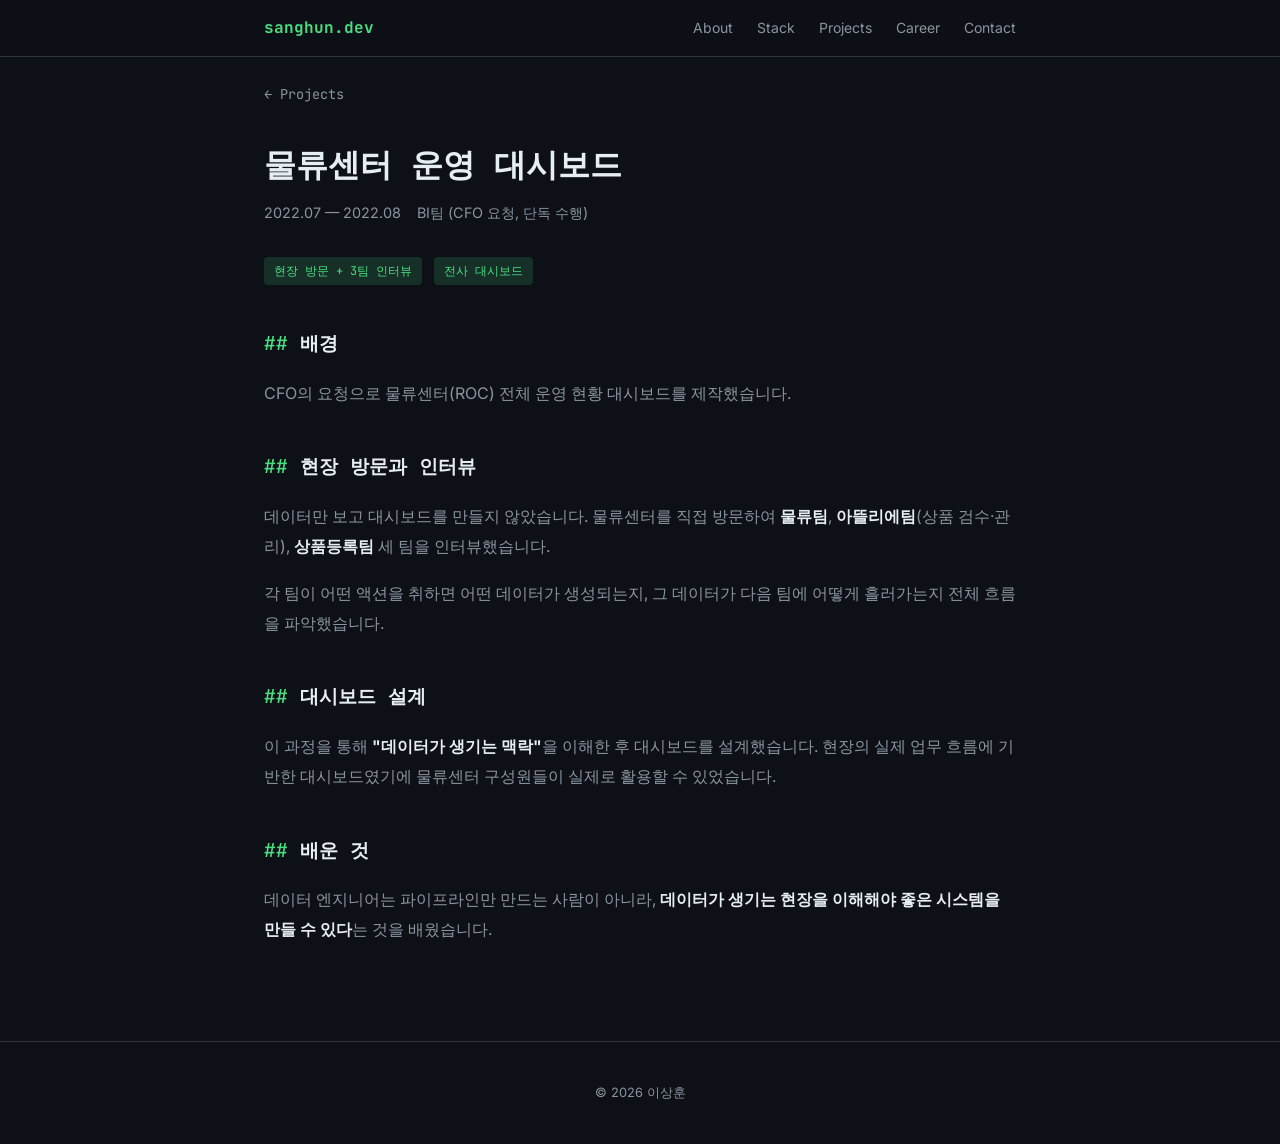
<file: projects/roc-dashboard.html>
<!DOCTYPE html>
<html lang="ko">
<head>
  <meta charset="UTF-8">
  <meta name="viewport" content="width=device-width, initial-scale=1.0">
  <title>물류센터 운영 대시보드 | sanghun.dev</title>
  <link rel="stylesheet" href="../css/style.css">
</head>
<body>

  <nav class="nav">
    <div class="nav__inner">
      <a href="../index.html" class="nav__logo">sanghun.dev</a>
      <ul class="nav__links">
        <li><a href="../index.html#about">About</a></li>
        <li><a href="../index.html#stack">Stack</a></li>
        <li><a href="../index.html#projects">Projects</a></li>
        <li><a href="../index.html#career">Career</a></li>
        <li><a href="../index.html#contact">Contact</a></li>
      </ul>
    </div>
  </nav>

  <section class="project-detail">
    <div class="container">
      <a href="../index.html#projects" class="project-detail__back">&larr; Projects</a>

      <h1 class="project-detail__title">물류센터 운영 대시보드</h1>

      <div class="project-detail__meta">
        <span>2022.07 &mdash; 2022.08</span>
        <span>BI팀 (CFO 요청, 단독 수행)</span>
      </div>

      <div class="project-detail__metrics-bar">
        <span class="metric">현장 방문 + 3팀 인터뷰</span>
        <span class="metric">전사 대시보드</span>
      </div>

      <div class="project-detail__content">

        <h2>배경</h2>
        <p>
          CFO의 요청으로 물류센터(ROC) 전체 운영 현황 대시보드를 제작했습니다.
        </p>

        <h2>현장 방문과 인터뷰</h2>
        <p>
          데이터만 보고 대시보드를 만들지 않았습니다. 물류센터를 직접 방문하여 <strong>물류팀</strong>, <strong>아뜰리에팀</strong>(상품 검수&middot;관리), <strong>상품등록팀</strong> 세 팀을 인터뷰했습니다.
        </p>
        <p>
          각 팀이 어떤 액션을 취하면 어떤 데이터가 생성되는지, 그 데이터가 다음 팀에 어떻게 흘러가는지 전체 흐름을 파악했습니다.
        </p>

        <h2>대시보드 설계</h2>
        <p>
          이 과정을 통해 <strong>"데이터가 생기는 맥락"</strong>을 이해한 후 대시보드를 설계했습니다. 현장의 실제 업무 흐름에 기반한 대시보드였기에 물류센터 구성원들이 실제로 활용할 수 있었습니다.
        </p>

        <h2>배운 것</h2>
        <p>
          데이터 엔지니어는 파이프라인만 만드는 사람이 아니라, <strong>데이터가 생기는 현장을 이해해야 좋은 시스템을 만들 수 있다</strong>는 것을 배웠습니다.
        </p>

      </div>
    </div>
  </section>

  <footer class="footer">
    <div class="container">
      <p>&copy; 2026 이상훈</p>
    </div>
  </footer>

  <script src="../js/main.js"></script>
</body>
</html>
</file>
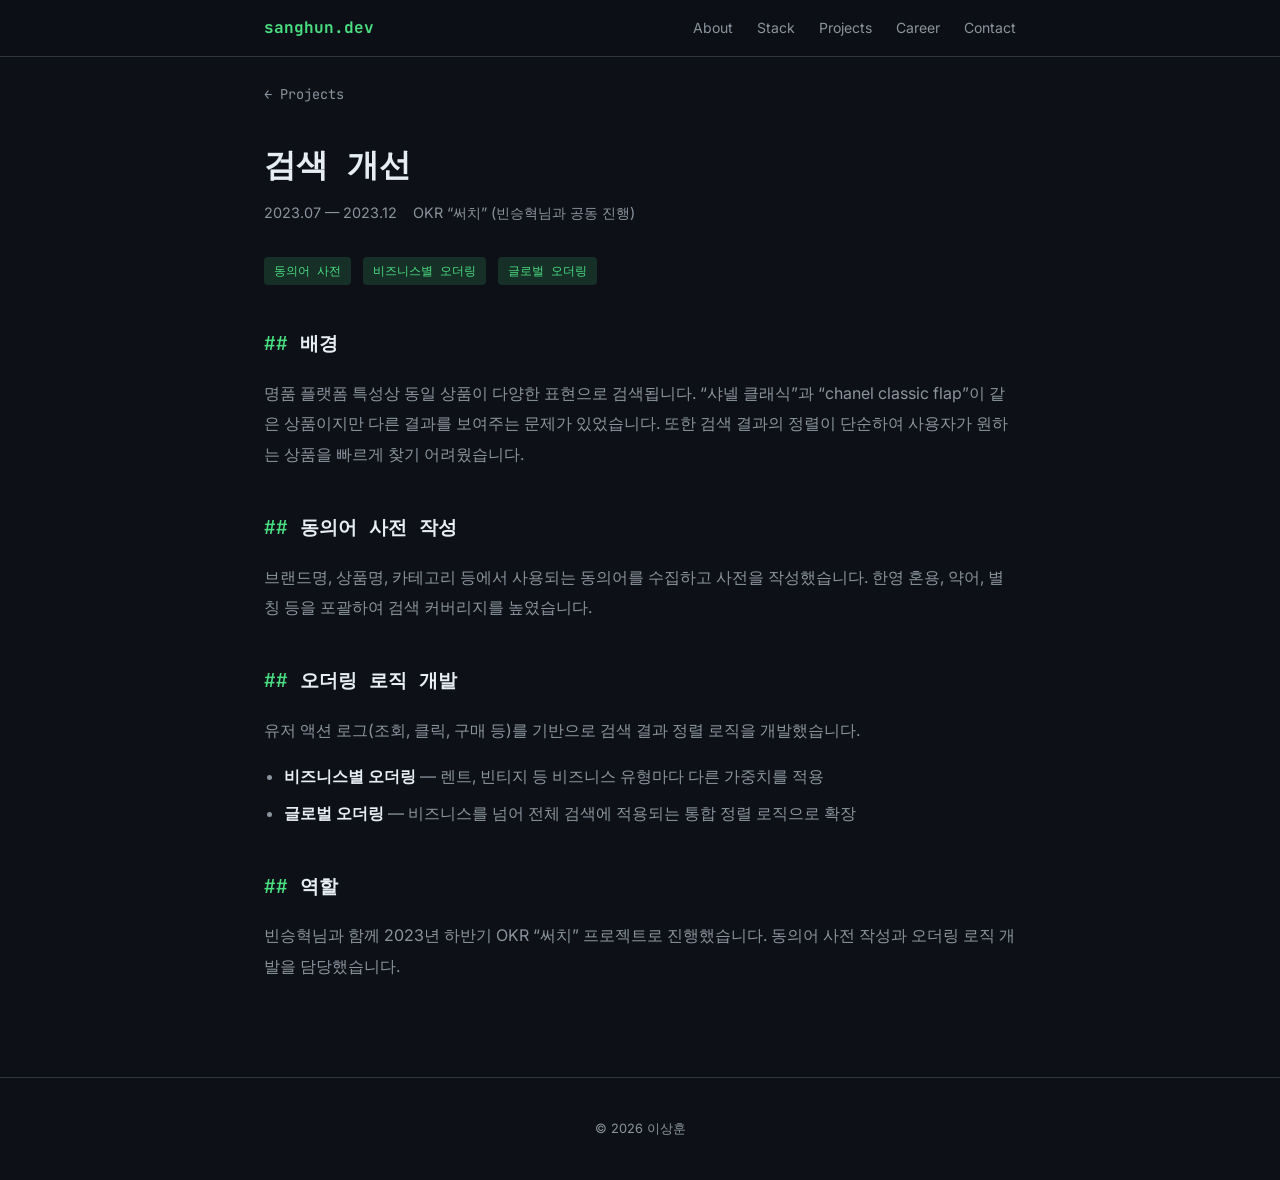
<file: projects/search.html>
<!DOCTYPE html>
<html lang="ko">
<head>
  <meta charset="UTF-8">
  <meta name="viewport" content="width=device-width, initial-scale=1.0">
  <title>검색 개선 | sanghun.dev</title>
  <link rel="stylesheet" href="../css/style.css">
</head>
<body>

  <nav class="nav">
    <div class="nav__inner">
      <a href="../index.html" class="nav__logo">sanghun.dev</a>
      <ul class="nav__links">
        <li><a href="../index.html#about">About</a></li>
        <li><a href="../index.html#stack">Stack</a></li>
        <li><a href="../index.html#projects">Projects</a></li>
        <li><a href="../index.html#career">Career</a></li>
        <li><a href="../index.html#contact">Contact</a></li>
      </ul>
    </div>
  </nav>

  <section class="project-detail">
    <div class="container">
      <a href="../index.html#projects" class="project-detail__back">&larr; Projects</a>

      <h1 class="project-detail__title">검색 개선</h1>

      <div class="project-detail__meta">
        <span>2023.07 &mdash; 2023.12</span>
        <span>OKR &ldquo;써치&rdquo; (빈승혁님과 공동 진행)</span>
      </div>

      <div class="project-detail__metrics-bar">
        <span class="metric">동의어 사전</span>
        <span class="metric">비즈니스별 오더링</span>
        <span class="metric">글로벌 오더링</span>
      </div>

      <div class="project-detail__content">

        <h2>배경</h2>
        <p>
          명품 플랫폼 특성상 동일 상품이 다양한 표현으로 검색됩니다.
          &ldquo;샤넬 클래식&rdquo;과 &ldquo;chanel classic flap&rdquo;이 같은 상품이지만 다른 결과를 보여주는 문제가 있었습니다.
          또한 검색 결과의 정렬이 단순하여 사용자가 원하는 상품을 빠르게 찾기 어려웠습니다.
        </p>

        <h2>동의어 사전 작성</h2>
        <p>
          브랜드명, 상품명, 카테고리 등에서 사용되는 동의어를 수집하고 사전을 작성했습니다.
          한영 혼용, 약어, 별칭 등을 포괄하여 검색 커버리지를 높였습니다.
        </p>

        <h2>오더링 로직 개발</h2>
        <p>
          유저 액션 로그(조회, 클릭, 구매 등)를 기반으로 검색 결과 정렬 로직을 개발했습니다.
        </p>
        <ul>
          <li><strong>비즈니스별 오더링</strong> &mdash; 렌트, 빈티지 등 비즈니스 유형마다 다른 가중치를 적용</li>
          <li><strong>글로벌 오더링</strong> &mdash; 비즈니스를 넘어 전체 검색에 적용되는 통합 정렬 로직으로 확장</li>
        </ul>

        <h2>역할</h2>
        <p>
          빈승혁님과 함께 2023년 하반기 OKR &ldquo;써치&rdquo; 프로젝트로 진행했습니다.
          동의어 사전 작성과 오더링 로직 개발을 담당했습니다.
        </p>

      </div>
    </div>
  </section>

  <footer class="footer">
    <div class="container">
      <p>&copy; 2026 이상훈</p>
    </div>
  </footer>

  <script src="../js/main.js"></script>
</body>
</html>
</file>
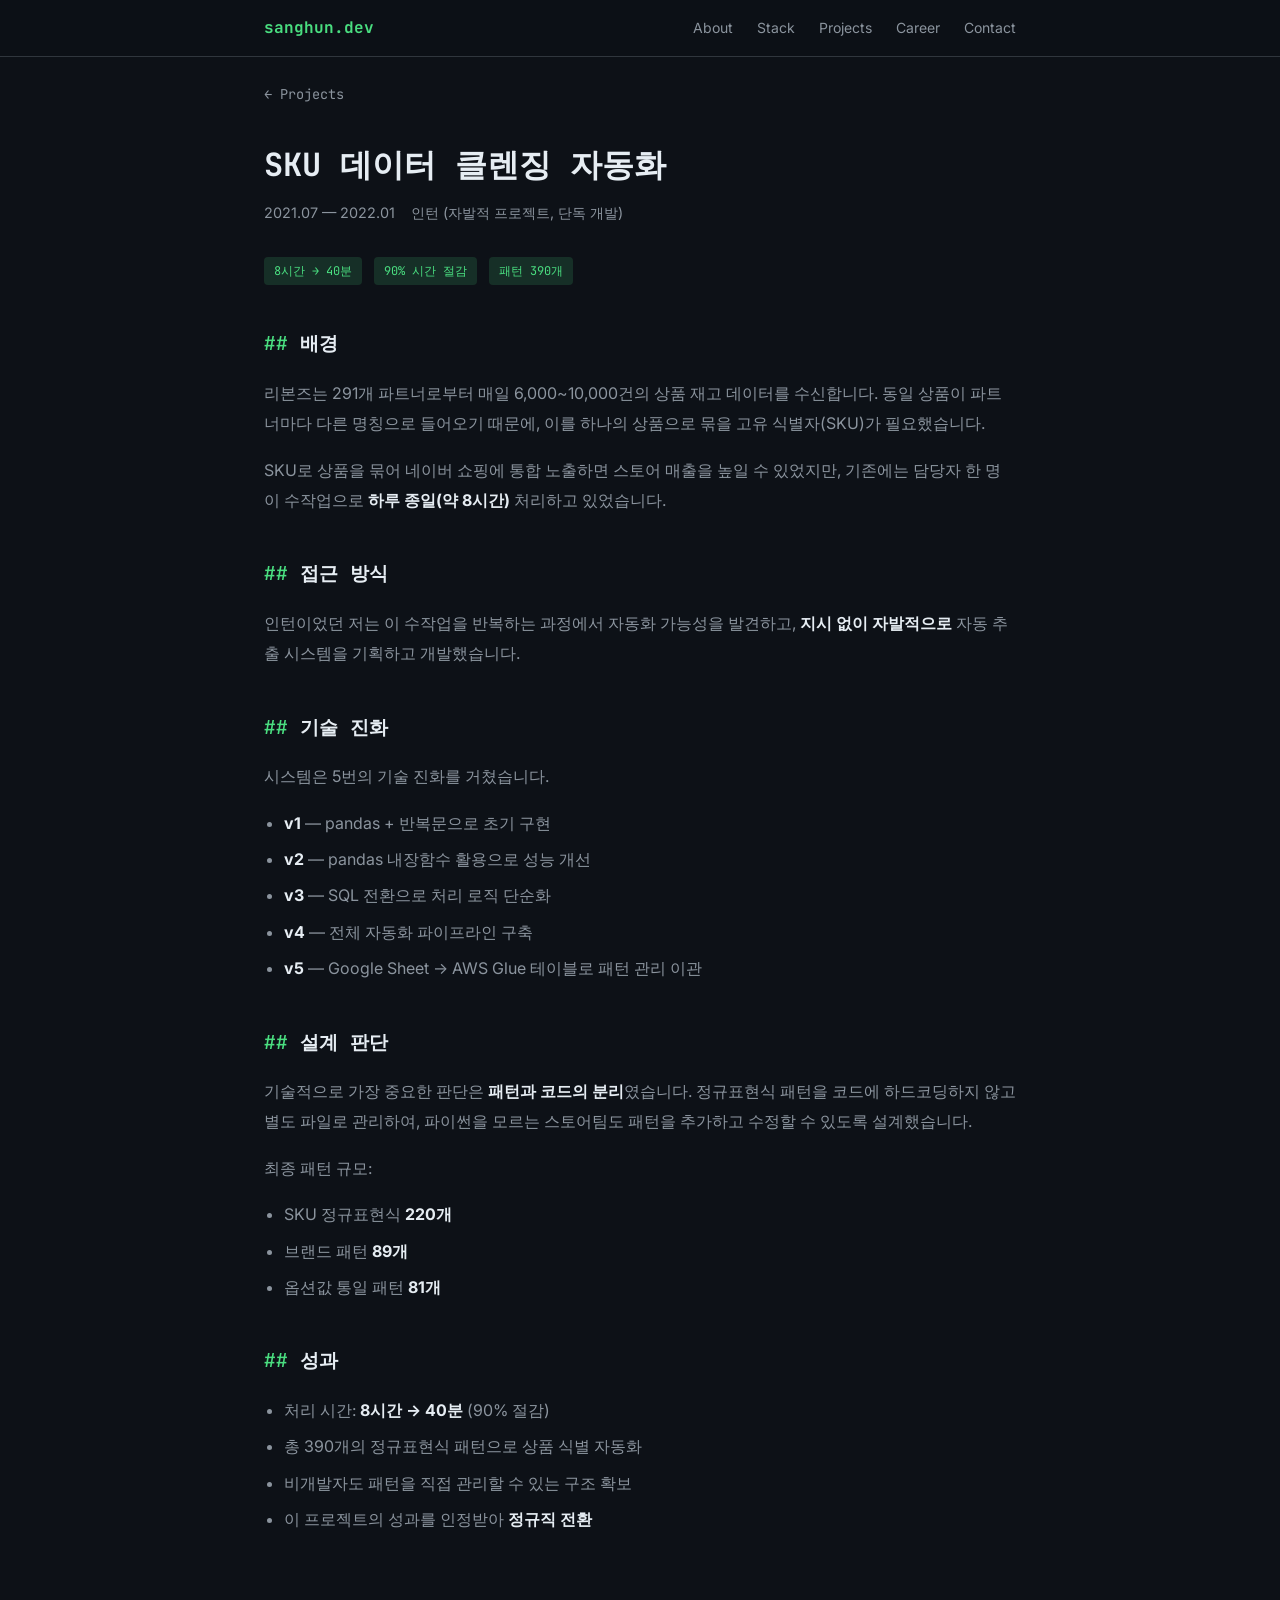
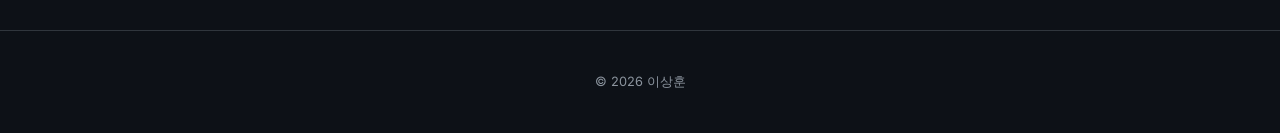
<file: projects/sku-cleansing.html>
<!DOCTYPE html>
<html lang="ko">
<head>
  <meta charset="UTF-8">
  <meta name="viewport" content="width=device-width, initial-scale=1.0">
  <title>SKU 데이터 클렌징 자동화 | sanghun.dev</title>
  <link rel="stylesheet" href="../css/style.css">
</head>
<body>

  <!-- Navigation -->
  <nav class="nav">
    <div class="nav__inner">
      <a href="../index.html" class="nav__logo">sanghun.dev</a>
      <ul class="nav__links">
        <li><a href="../index.html#about">About</a></li>
        <li><a href="../index.html#stack">Stack</a></li>
        <li><a href="../index.html#projects">Projects</a></li>
        <li><a href="../index.html#career">Career</a></li>
        <li><a href="../index.html#contact">Contact</a></li>
      </ul>
    </div>
  </nav>

  <!-- Project Detail -->
  <section class="project-detail">
    <div class="container">
      <a href="../index.html#projects" class="project-detail__back">&larr; Projects</a>
      <h1 class="project-detail__title">SKU 데이터 클렌징 자동화</h1>
      <div class="project-detail__meta">
        <span>2021.07 &mdash; 2022.01</span>
        <span>인턴 (자발적 프로젝트, 단독 개발)</span>
      </div>
      <div class="project-detail__metrics-bar">
        <span class="metric">8시간 &rarr; 40분</span>
        <span class="metric">90% 시간 절감</span>
        <span class="metric">패턴 390개</span>
      </div>

      <div class="project-detail__content">
        <h2>배경</h2>
        <p>
          리본즈는 291개 파트너로부터 매일 6,000~10,000건의 상품 재고 데이터를 수신합니다.
          동일 상품이 파트너마다 다른 명칭으로 들어오기 때문에, 이를 하나의 상품으로 묶을 고유 식별자(SKU)가 필요했습니다.
        </p>
        <p>
          SKU로 상품을 묶어 네이버 쇼핑에 통합 노출하면 스토어 매출을 높일 수 있었지만,
          기존에는 담당자 한 명이 수작업으로 <strong>하루 종일(약 8시간)</strong> 처리하고 있었습니다.
        </p>

        <h2>접근 방식</h2>
        <p>
          인턴이었던 저는 이 수작업을 반복하는 과정에서 자동화 가능성을 발견하고,
          <strong>지시 없이 자발적으로</strong> 자동 추출 시스템을 기획하고 개발했습니다.
        </p>

        <h2>기술 진화</h2>
        <p>시스템은 5번의 기술 진화를 거쳤습니다.</p>
        <ul>
          <li><strong>v1</strong> &mdash; pandas + 반복문으로 초기 구현</li>
          <li><strong>v2</strong> &mdash; pandas 내장함수 활용으로 성능 개선</li>
          <li><strong>v3</strong> &mdash; SQL 전환으로 처리 로직 단순화</li>
          <li><strong>v4</strong> &mdash; 전체 자동화 파이프라인 구축</li>
          <li><strong>v5</strong> &mdash; Google Sheet &rarr; AWS Glue 테이블로 패턴 관리 이관</li>
        </ul>

        <h2>설계 판단</h2>
        <p>
          기술적으로 가장 중요한 판단은 <strong>패턴과 코드의 분리</strong>였습니다.
          정규표현식 패턴을 코드에 하드코딩하지 않고 별도 파일로 관리하여,
          파이썬을 모르는 스토어팀도 패턴을 추가하고 수정할 수 있도록 설계했습니다.
        </p>
        <p>최종 패턴 규모:</p>
        <ul>
          <li>SKU 정규표현식 <strong>220개</strong></li>
          <li>브랜드 패턴 <strong>89개</strong></li>
          <li>옵션값 통일 패턴 <strong>81개</strong></li>
        </ul>

        <h2>성과</h2>
        <ul>
          <li>처리 시간: <strong>8시간 &rarr; 40분</strong> (90% 절감)</li>
          <li>총 390개의 정규표현식 패턴으로 상품 식별 자동화</li>
          <li>비개발자도 패턴을 직접 관리할 수 있는 구조 확보</li>
          <li>이 프로젝트의 성과를 인정받아 <strong>정규직 전환</strong></li>
        </ul>
      </div>
    </div>
  </section>

  <!-- Footer -->
  <footer class="footer">
    <div class="container">
      <p>&copy; 2026 이상훈</p>
    </div>
  </footer>

  <script src="../js/main.js"></script>
</body>
</html>
</file>
<file: css/style.css>
@import url('https://fonts.googleapis.com/css2?family=Inter:wght@400;500;600&family=JetBrains+Mono:wght@400;500;700&display=swap');

:root {
  --bg-primary: #0d1117;
  --bg-secondary: #161b22;
  --text-primary: #e6edf3;
  --text-secondary: #8b949e;
  --accent: #4ade80;
  --accent-dim: rgba(74, 222, 128, 0.15);
  --border: #30363d;
  --max-width: 800px;
}

*,
*::before,
*::after {
  margin: 0;
  padding: 0;
  box-sizing: border-box;
}

html {
  scroll-behavior: smooth;
}

body {
  font-family: 'Inter', sans-serif;
  background: var(--bg-primary);
  color: var(--text-primary);
  line-height: 1.7;
  -webkit-font-smoothing: antialiased;
}

/* --- Navigation --- */

.nav {
  position: fixed;
  top: 0;
  left: 0;
  right: 0;
  z-index: 100;
  background: rgba(13, 17, 23, 0.85);
  backdrop-filter: blur(12px);
  border-bottom: 1px solid var(--border);
}

.nav__inner {
  max-width: var(--max-width);
  margin: 0 auto;
  padding: 0 24px;
  display: flex;
  align-items: center;
  justify-content: space-between;
  height: 56px;
}

.nav__logo {
  font-family: 'JetBrains Mono', monospace;
  font-weight: 700;
  font-size: 1rem;
  color: var(--accent);
  text-decoration: none;
}

.nav__links {
  display: flex;
  gap: 24px;
  list-style: none;
}

.nav__links a {
  color: var(--text-secondary);
  text-decoration: none;
  font-size: 0.875rem;
  transition: color 0.2s;
}

.nav__links a:hover,
.nav__links a.active {
  color: var(--text-primary);
}

/* --- Layout --- */

.container {
  max-width: var(--max-width);
  margin: 0 auto;
  padding: 0 24px;
}

section {
  padding: 80px 0;
}

/* --- Hero --- */

.hero {
  min-height: 100vh;
  display: flex;
  align-items: center;
  padding-top: 56px;
}

.hero__greeting {
  font-family: 'JetBrains Mono', monospace;
  color: var(--accent);
  font-size: 1rem;
  margin-bottom: 16px;
}

.hero__name {
  font-family: 'JetBrains Mono', monospace;
  font-size: 2.5rem;
  font-weight: 700;
  margin-bottom: 12px;
}

.hero__tagline {
  font-size: 1.125rem;
  color: var(--text-secondary);
  max-width: 600px;
  margin-bottom: 32px;
}

.hero__links {
  display: flex;
  gap: 16px;
}

.hero__links a {
  color: var(--text-secondary);
  text-decoration: none;
  font-family: 'JetBrains Mono', monospace;
  font-size: 0.875rem;
  padding: 8px 16px;
  border: 1px solid var(--border);
  border-radius: 6px;
  transition: all 0.2s;
}

.hero__links a:hover {
  color: var(--accent);
  border-color: var(--accent);
}

/* --- Section Headings --- */

.section-title {
  font-family: 'JetBrains Mono', monospace;
  font-size: 1.5rem;
  font-weight: 700;
  margin-bottom: 8px;
}

.section-title::before {
  content: '# ';
  color: var(--accent);
}

.section-subtitle {
  color: var(--text-secondary);
  font-size: 0.9rem;
  margin-bottom: 40px;
}

/* --- About --- */

.about__text {
  color: var(--text-secondary);
  font-size: 1rem;
  line-height: 1.8;
}

.about__text strong {
  color: var(--text-primary);
}

/* --- Tech Stack --- */

.tech-grid {
  display: flex;
  flex-wrap: wrap;
  gap: 10px;
}

.tech-tag {
  font-family: 'JetBrains Mono', monospace;
  font-size: 0.8rem;
  padding: 6px 14px;
  background: var(--bg-secondary);
  border: 1px solid var(--border);
  border-radius: 20px;
  color: var(--text-secondary);
  transition: all 0.2s;
}

.tech-tag:hover {
  border-color: var(--accent);
  color: var(--accent);
}

.tech-category {
  font-family: 'JetBrains Mono', monospace;
  font-size: 0.75rem;
  color: var(--accent);
  margin-bottom: 10px;
  margin-top: 24px;
}

.tech-category:first-child {
  margin-top: 0;
}

/* --- Projects --- */

.projects-grid {
  display: flex;
  flex-direction: column;
  gap: 16px;
}

.project-card {
  display: block;
  text-decoration: none;
  color: inherit;
  padding: 24px;
  background: var(--bg-secondary);
  border: 1px solid var(--border);
  border-radius: 8px;
  transition: all 0.2s;
}

.project-card:hover {
  border-color: var(--accent);
  transform: translateY(-2px);
}

.project-card__header {
  display: flex;
  justify-content: space-between;
  align-items: baseline;
  margin-bottom: 8px;
}

.project-card__title {
  font-family: 'JetBrains Mono', monospace;
  font-size: 1rem;
  font-weight: 600;
}

.project-card__period {
  font-size: 0.8rem;
  color: var(--text-secondary);
  font-family: 'JetBrains Mono', monospace;
}

.project-card__desc {
  color: var(--text-secondary);
  font-size: 0.9rem;
  margin-bottom: 12px;
}

.project-card__metrics {
  display: flex;
  flex-wrap: wrap;
  gap: 8px;
}

.metric {
  font-family: 'JetBrains Mono', monospace;
  font-size: 0.75rem;
  padding: 4px 10px;
  background: var(--accent-dim);
  color: var(--accent);
  border-radius: 4px;
}

/* --- Career Timeline --- */

.timeline {
  position: relative;
  padding-left: 24px;
}

.timeline::before {
  content: '';
  position: absolute;
  left: 0;
  top: 0;
  bottom: 0;
  width: 2px;
  background: var(--border);
}

.timeline__item {
  position: relative;
  padding-bottom: 32px;
}

.timeline__item:last-child {
  padding-bottom: 0;
}

.timeline__item::before {
  content: '';
  position: absolute;
  left: -28px;
  top: 6px;
  width: 10px;
  height: 10px;
  border-radius: 50%;
  background: var(--accent);
  border: 2px solid var(--bg-primary);
}

.timeline__year {
  font-family: 'JetBrains Mono', monospace;
  font-size: 0.8rem;
  color: var(--accent);
  margin-bottom: 4px;
}

.timeline__title {
  font-weight: 600;
  font-size: 0.95rem;
  margin-bottom: 4px;
}

.timeline__desc {
  color: var(--text-secondary);
  font-size: 0.85rem;
}

.timeline__projects {
  display: flex;
  flex-direction: column;
  gap: 12px;
  margin-top: 16px;
}

/* --- Contact --- */

.contact__links {
  display: flex;
  gap: 16px;
}

.contact__link {
  color: var(--text-secondary);
  text-decoration: none;
  font-family: 'JetBrains Mono', monospace;
  font-size: 0.9rem;
  padding: 12px 24px;
  border: 1px solid var(--border);
  border-radius: 6px;
  transition: all 0.2s;
}

.contact__link:hover {
  color: var(--accent);
  border-color: var(--accent);
}

/* --- Project Detail Page --- */

.project-detail {
  padding-top: 80px;
}

.project-detail__back {
  display: inline-block;
  color: var(--text-secondary);
  text-decoration: none;
  font-family: 'JetBrains Mono', monospace;
  font-size: 0.85rem;
  margin-bottom: 32px;
  transition: color 0.2s;
}

.project-detail__back:hover {
  color: var(--accent);
}

.project-detail__title {
  font-family: 'JetBrains Mono', monospace;
  font-size: 2rem;
  font-weight: 700;
  margin-bottom: 8px;
}

.project-detail__meta {
  color: var(--text-secondary);
  font-size: 0.9rem;
  margin-bottom: 32px;
  display: flex;
  gap: 16px;
  flex-wrap: wrap;
}

.project-detail__content {
  color: var(--text-secondary);
  font-size: 1rem;
  line-height: 1.9;
}

.project-detail__content h2 {
  font-family: 'JetBrains Mono', monospace;
  font-size: 1.2rem;
  font-weight: 600;
  color: var(--text-primary);
  margin-top: 40px;
  margin-bottom: 16px;
}

.project-detail__content h2::before {
  content: '## ';
  color: var(--accent);
}

.project-detail__content p {
  margin-bottom: 16px;
}

.project-detail__content ul {
  padding-left: 20px;
  margin-bottom: 16px;
}

.project-detail__content li {
  margin-bottom: 6px;
}

.project-detail__content strong {
  color: var(--text-primary);
}

.project-detail__metrics-bar {
  display: flex;
  flex-wrap: wrap;
  gap: 12px;
  margin-bottom: 40px;
}

/* --- Fade-in animation --- */

.fade-in {
  opacity: 0;
  transform: translateY(20px);
  transition: opacity 0.6s ease, transform 0.6s ease;
}

.fade-in.visible {
  opacity: 1;
  transform: translateY(0);
}

/* --- Footer --- */

.footer {
  text-align: center;
  padding: 40px 0;
  color: var(--text-secondary);
  font-size: 0.8rem;
  border-top: 1px solid var(--border);
}

/* --- Responsive --- */

@media (max-width: 640px) {
  .hero__name {
    font-size: 1.75rem;
  }

  .hero__tagline {
    font-size: 1rem;
  }

  section {
    padding: 60px 0;
  }

  .nav__links {
    gap: 16px;
  }

  .nav__links a {
    font-size: 0.8rem;
  }

  .project-card__header {
    flex-direction: column;
    gap: 4px;
  }

  .project-detail__title {
    font-size: 1.5rem;
  }

  .contact__links {
    flex-direction: column;
  }
}
</file>
